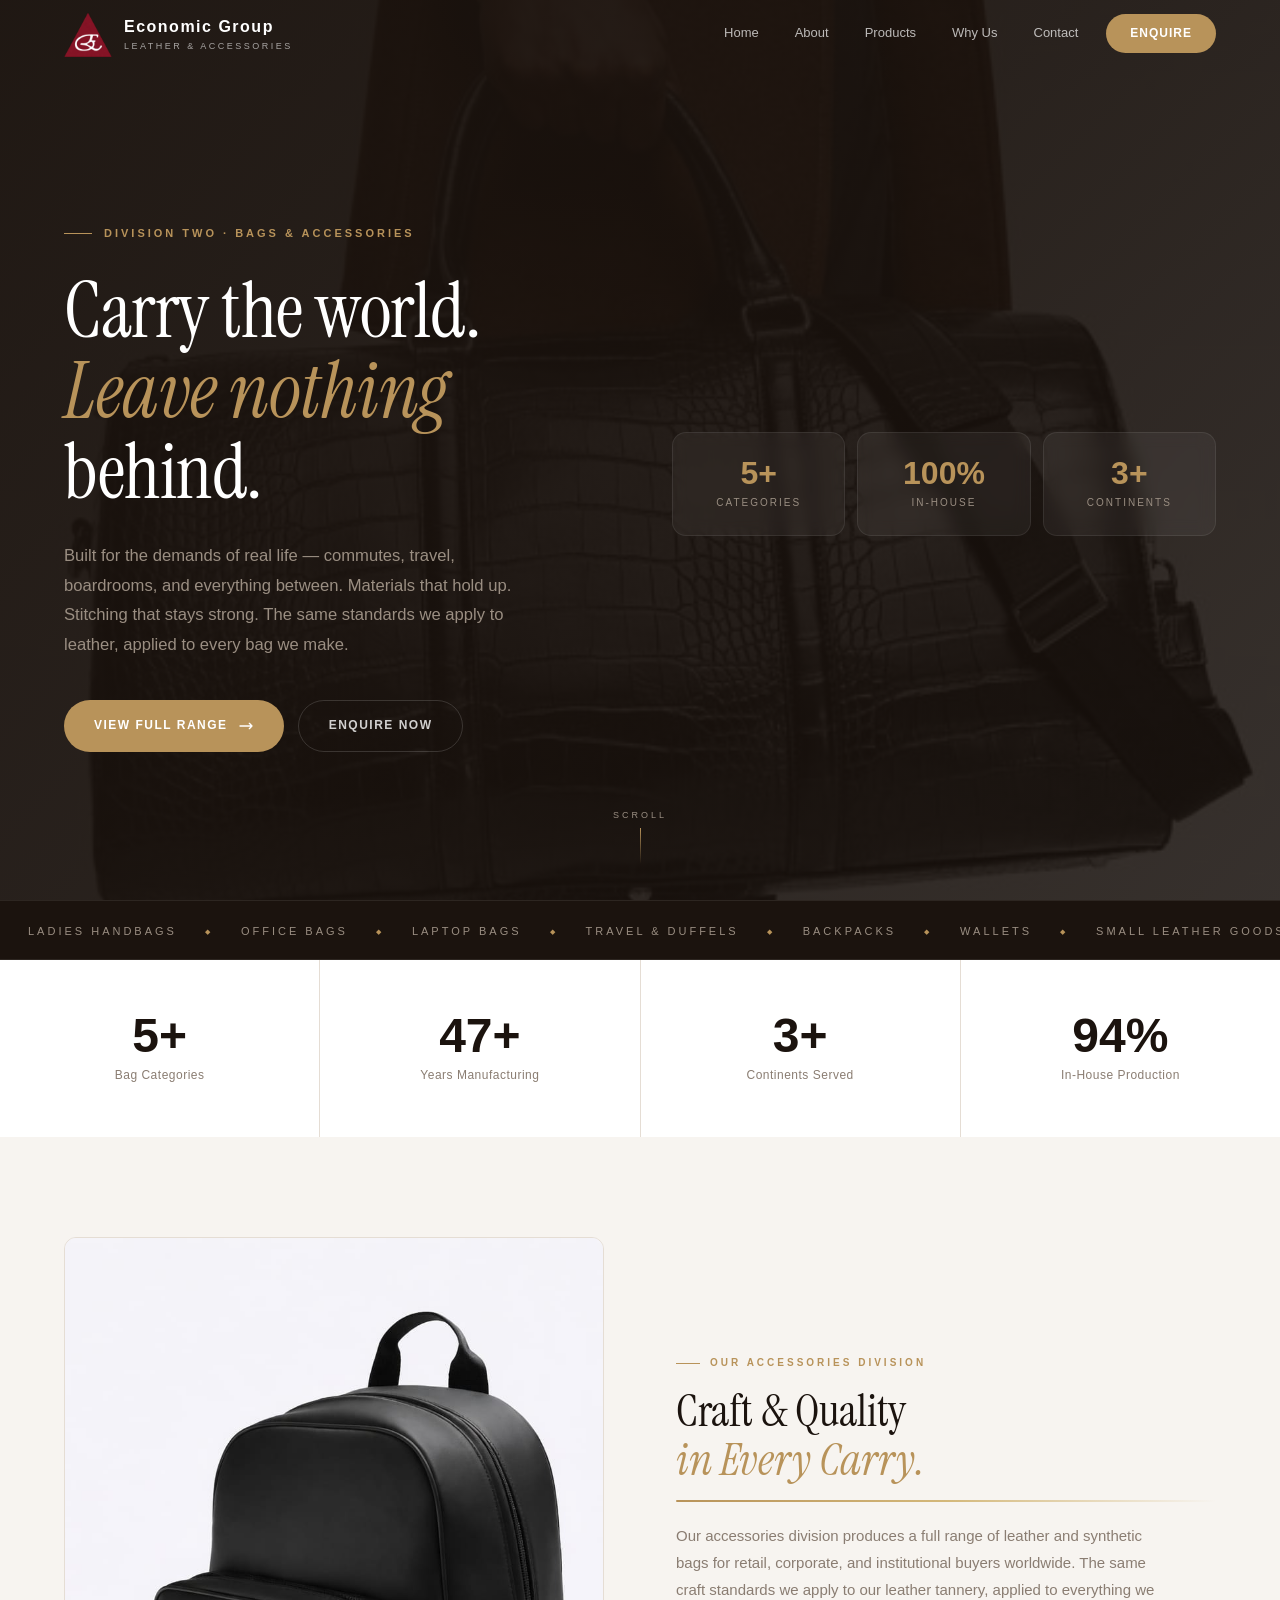
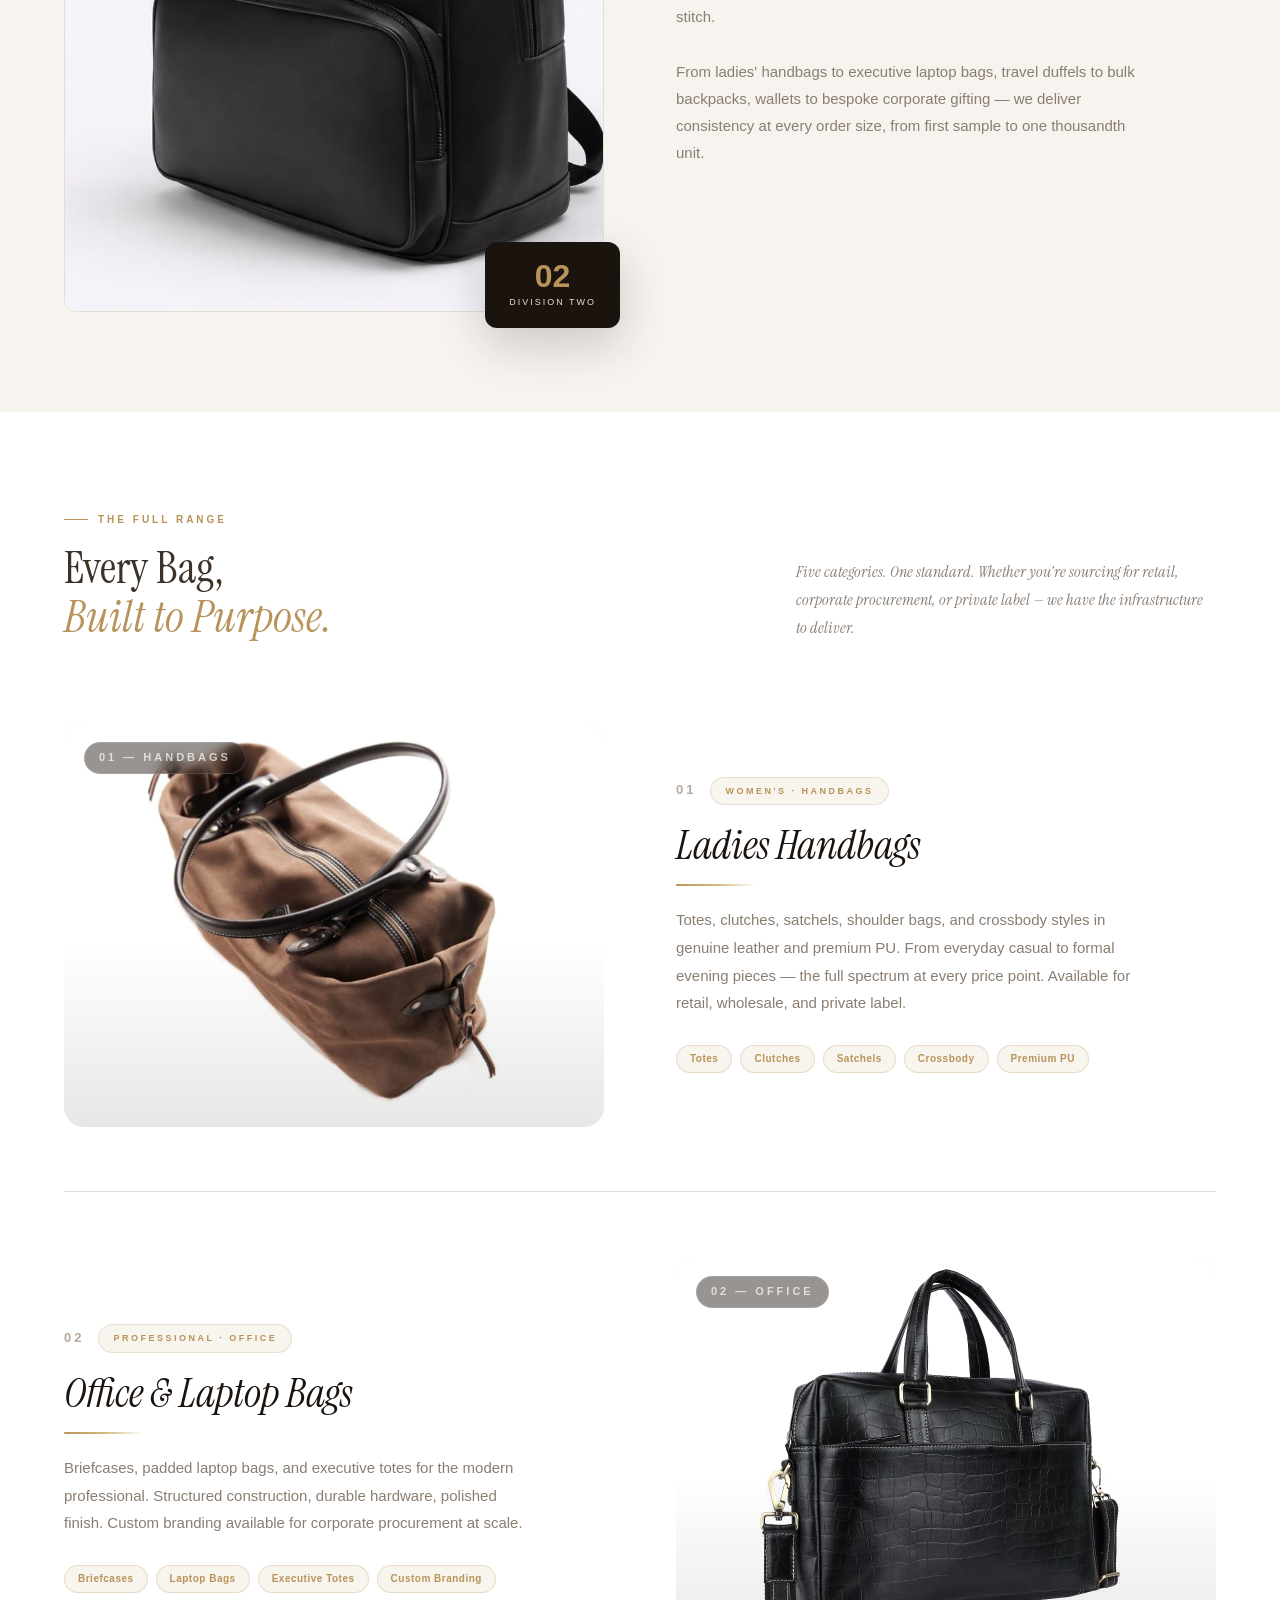
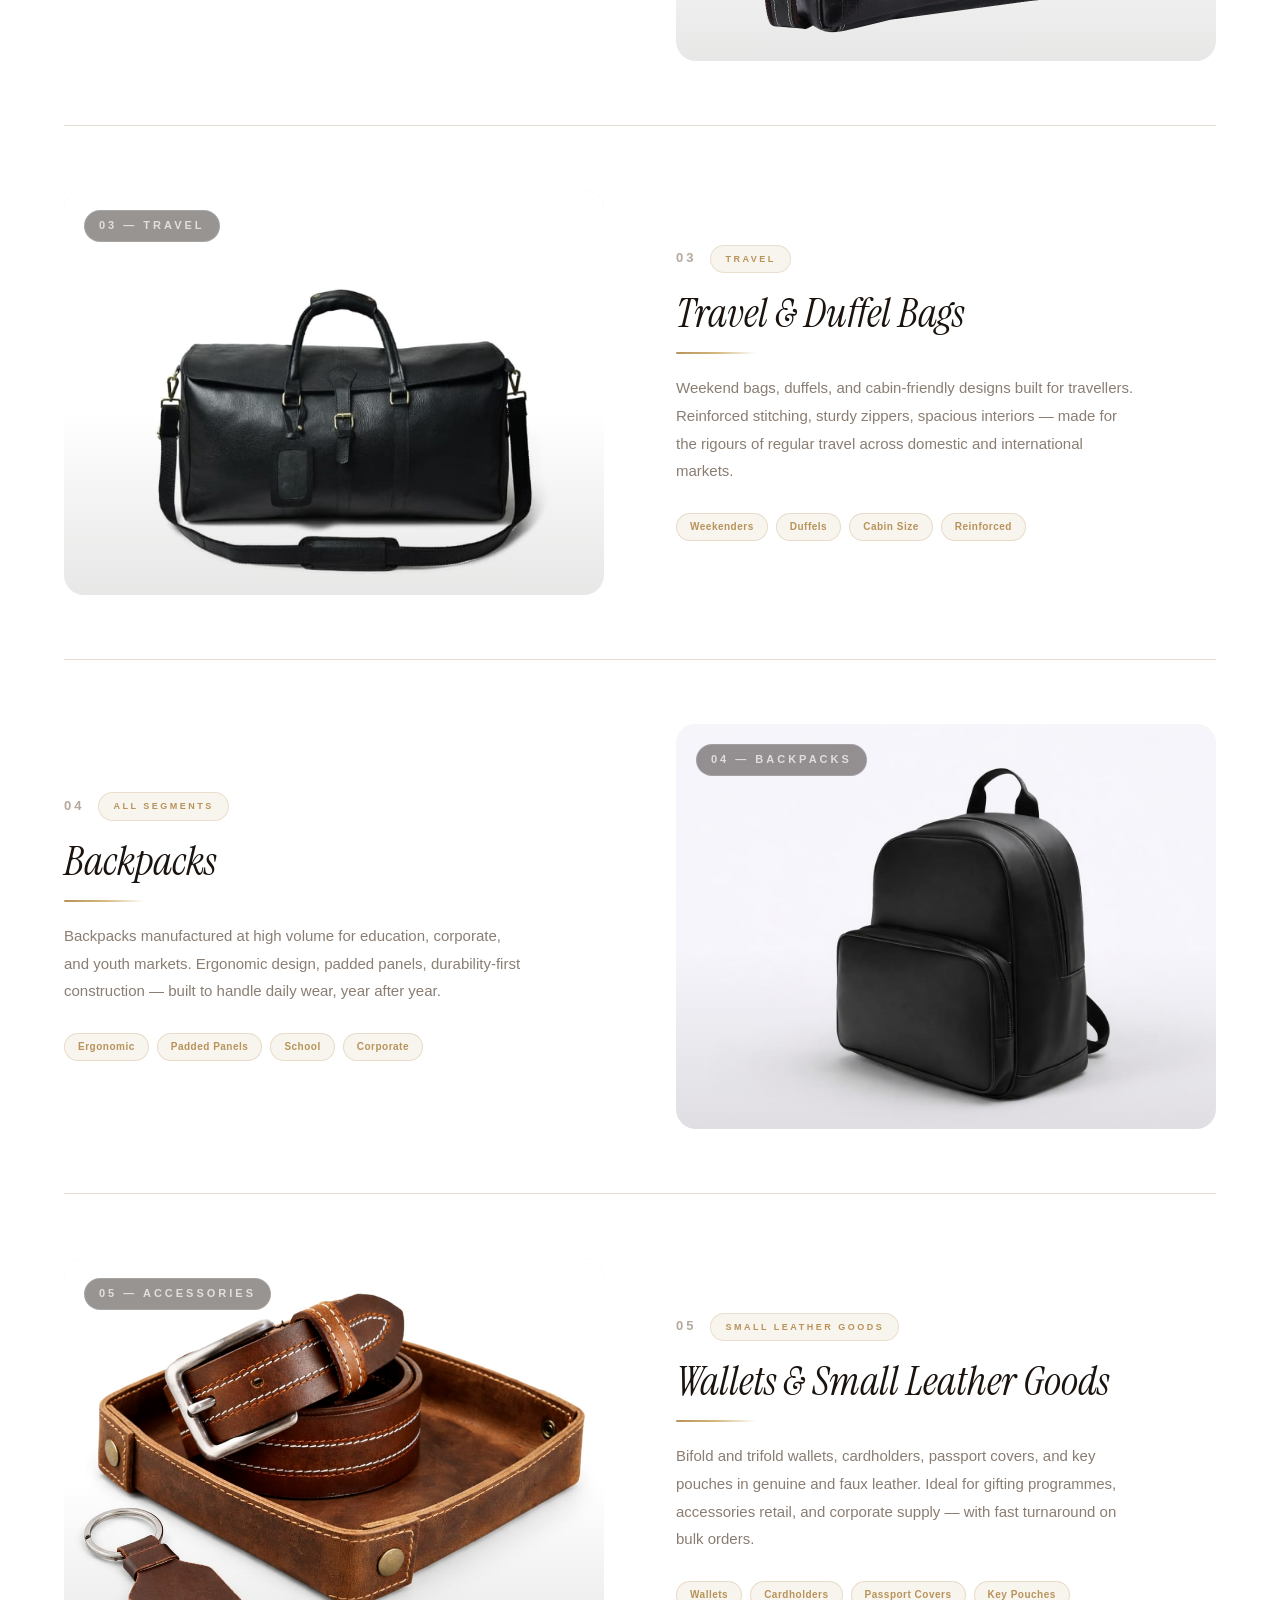
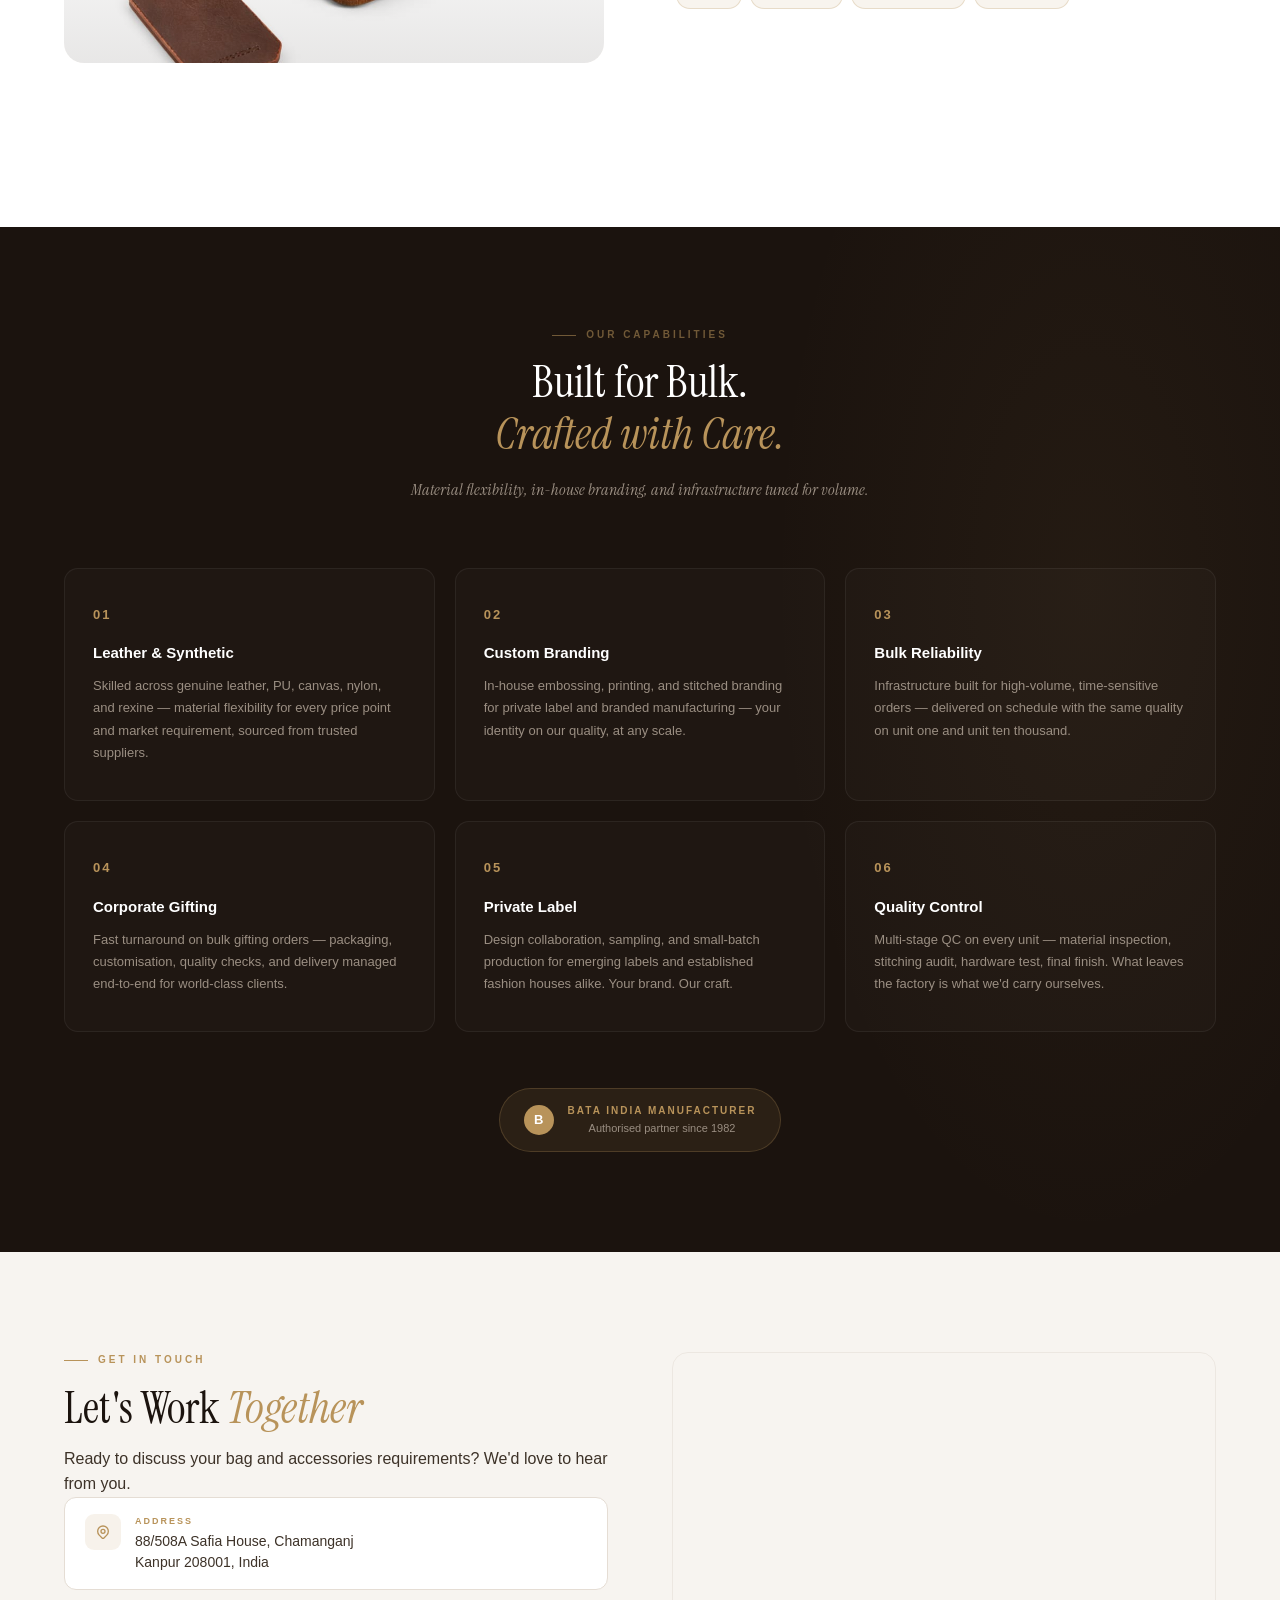
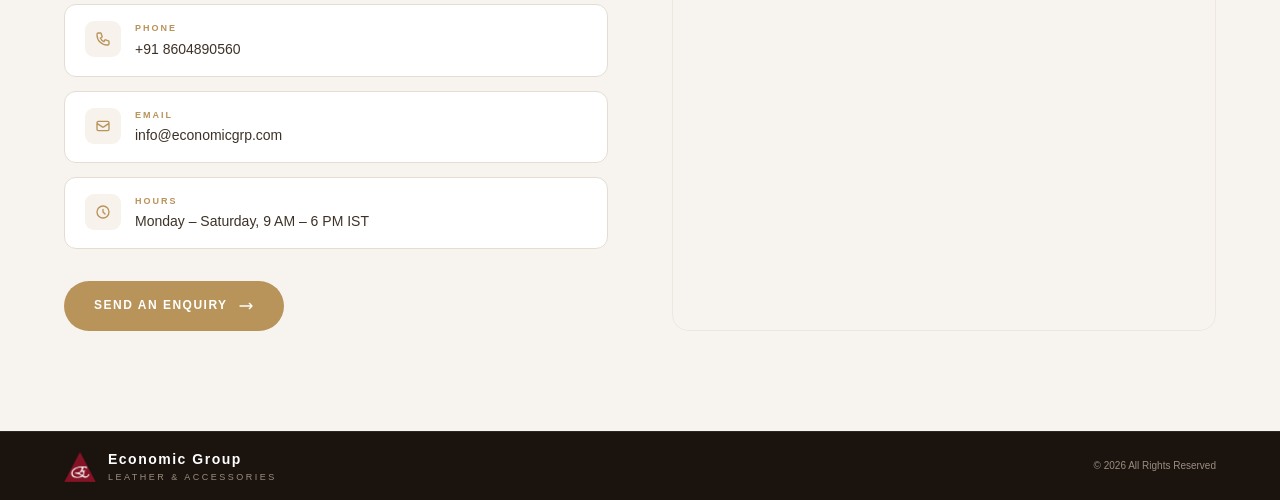
<file: bags.html>
<!DOCTYPE html>
<html lang="en">
<head>
  <meta charset="UTF-8" />
  <meta name="viewport" content="width=device-width, initial-scale=1.0" />
  <meta name="description" content="Economic Group Bags & Accessories — Division Two. Full-spectrum leather bag and accessories manufacturing from Kanpur, India." />
  <title>Bags &amp; Accessories — Economic Group</title>
  <link rel="preconnect" href="https://fonts.googleapis.com" />
  <link rel="preconnect" href="https://fonts.gstatic.com" crossorigin />
  <link rel="stylesheet" href="https://fonts.googleapis.com/css2?family=Instrument+Serif:ital@0;1&display=swap" />
  <link rel="stylesheet" href="v2/assets/css/style.css" />
  <link rel="stylesheet" href="v2/assets/css/bags.css" />
</head>
<body>

  <!-- SCROLL PROGRESS -->
  <div id="scroll-progress"></div>

  <!-- ══════════════════════════════════════
       NAVBAR
  ══════════════════════════════════════ -->
  <header id="navbar">
    <div class="nav-inner">
      <a href="index.html" class="logo-group">
        <img src="v2/assets/images/logo.png" alt="Economic Group" class="logo-img" />
        <div>
          <span class="logo-name">Economic Group</span>
          <span class="logo-tag">Leather &amp; Accessories</span>
        </div>
      </a>

      <button class="hamburger" id="hamburger" aria-label="Open menu" aria-expanded="false">
        <span></span><span></span><span></span>
      </button>

      <nav class="nav-links">
        <a href="index.html"           class="nav-link">Home</a>
        <a href="index.html#about"     class="nav-link">About</a>
        <a href="index.html#products"  class="nav-link active">Products</a>
        <a href="index.html#why"       class="nav-link">Why Us</a>
        <a href="index.html#contact"   class="nav-link">Contact</a>
        <a href="#contact"             class="nav-link nav-cta">Enquire</a>
      </nav>
    </div>

    <!-- Mobile menu -->
    <nav class="mobile-menu" id="mobile-menu">
      <a href="index.html"           class="nav-link">Home</a>
      <a href="index.html#about"     class="nav-link">About</a>
      <a href="index.html#products"  class="nav-link">Products</a>
      <a href="index.html#why"       class="nav-link">Why Us</a>
      <a href="index.html#contact"   class="nav-link">Contact</a>
      <a href="#contact"             class="nav-link nav-cta">Enquire Now</a>
    </nav>
  </header>

  <!-- ══════════════════════════════════════
       HERO
  ══════════════════════════════════════ -->
  <section class="hero bags-hero" id="hero">
    <div class="hero-bg"></div>
    <img
      class="hero-image"
      src="v2/assets/images/bags_product.jpeg"
      alt="Premium leather bags and accessories"
      aria-hidden="true"
    />
    <div class="hero-overlay"></div>

    <div class="hero-content">
      <!-- Left -->
      <div>
        <div class="hero-eyebrow">Division Two · Bags &amp; Accessories</div>

        <h1 class="hero-title">
          <span class="line-1">Carry the world.</span>
          <span class="line-2"><em>Leave nothing</em></span>
          <span class="line-3">behind.</span>
        </h1>

        <p class="hero-sub">
          Built for the demands of real life — commutes, travel, boardrooms, and everything between. Materials that hold up. Stitching that stays strong. The same standards we apply to leather, applied to every bag we make.
        </p>

        <div class="hero-actions">
          <a href="#range" class="btn btn-primary">
            View Full Range
            <svg fill="none" stroke="currentColor" viewBox="0 0 24 24"><path stroke-linecap="round" stroke-linejoin="round" stroke-width="2" d="M17 8l4 4m0 0l-4 4m4-4H3"/></svg>
          </a>
          <a href="#contact" class="btn btn-outline">Enquire Now</a>
        </div>
      </div>

      <!-- Right — stats badges -->
      <div class="hero-right">
        <div class="hero-stats">
          <div class="hero-stat">
            <div class="hero-stat-num">5+</div>
            <div class="hero-stat-label">Categories</div>
          </div>
          <div class="hero-stat">
            <div class="hero-stat-num">100%</div>
            <div class="hero-stat-label">In-House</div>
          </div>
          <div class="hero-stat">
            <div class="hero-stat-num">3+</div>
            <div class="hero-stat-label">Continents</div>
          </div>
        </div>
      </div>
    </div>

    <!-- Scroll indicator -->
    <div class="hero-scroll">
      <span>Scroll</span>
      <div class="hero-scroll-line"></div>
    </div>
  </section>

  <!-- ══════════════════════════════════════
       TICKER
  ══════════════════════════════════════ -->
  <div class="ticker" aria-hidden="true">
    <div class="ticker-track">
      <span>Ladies Handbags</span><span class="sep">◆</span>
      <span>Office Bags</span><span class="sep">◆</span>
      <span>Laptop Bags</span><span class="sep">◆</span>
      <span>Travel &amp; Duffels</span><span class="sep">◆</span>
      <span>Backpacks</span><span class="sep">◆</span>
      <span>Wallets</span><span class="sep">◆</span>
      <span>Small Leather Goods</span><span class="sep">◆</span>
      <span>Corporate Gifting</span><span class="sep">◆</span>
      <!-- duplicated for seamless loop -->
      <span>Ladies Handbags</span><span class="sep">◆</span>
      <span>Office Bags</span><span class="sep">◆</span>
      <span>Laptop Bags</span><span class="sep">◆</span>
      <span>Travel &amp; Duffels</span><span class="sep">◆</span>
      <span>Backpacks</span><span class="sep">◆</span>
      <span>Wallets</span><span class="sep">◆</span>
      <span>Small Leather Goods</span><span class="sep">◆</span>
      <span>Corporate Gifting</span><span class="sep">◆</span>
    </div>
  </div>

  <!-- ══════════════════════════════════════
       STATS
  ══════════════════════════════════════ -->
  <section class="stats" id="stats">
    <div class="stat-card reveal">
      <div class="stat-num" data-target="5" data-suffix="+">0+</div>
      <div class="stat-label">Bag Categories</div>
    </div>
    <div class="stat-card reveal reveal-delay-1">
      <div class="stat-num" data-target="50" data-suffix="+">0+</div>
      <div class="stat-label">Years Manufacturing</div>
    </div>
    <div class="stat-card reveal reveal-delay-2">
      <div class="stat-num" data-target="3" data-suffix="+">0+</div>
      <div class="stat-label">Continents Served</div>
    </div>
    <div class="stat-card reveal reveal-delay-3">
      <div class="stat-num" data-target="100" data-suffix="%">0%</div>
      <div class="stat-label">In-House Production</div>
    </div>
  </section>

  <!-- ══════════════════════════════════════
       INTRO / ABOUT DIVISION
  ══════════════════════════════════════ -->
  <section class="about" id="about">
    <div class="about-grid">

      <div class="about-visual reveal">
        <img
          src="v2/assets/images/backpack.jpeg"
          alt="Leather bag craftsmanship at Economic Group"
          class="about-img"
        />
        <div class="about-badge">
          <div class="about-badge-num">02</div>
          <div class="about-badge-text">Division Two</div>
        </div>
      </div>

      <div class="about-content reveal reveal-delay-2">
        <div class="section-label">Our Accessories Division</div>
        <h2>Craft &amp; Quality<br><em>in Every Carry.</em></h2>
        <div class="heading-underline" style="margin-bottom:20px;"></div>
        <p>
          Our accessories division produces a full range of leather and synthetic bags
          for retail, corporate, and institutional buyers worldwide. The same craft
          standards we apply to our leather tannery, applied to everything we stitch.
        </p>
        <p>
          From ladies' handbags to executive laptop bags, travel duffels to bulk
          backpacks, wallets to bespoke corporate gifting — we deliver consistency
          at every order size, from first sample to one thousandth unit.
        </p>
      </div>

    </div>
  </section>

  <!-- ══════════════════════════════════════
       PRODUCT RANGE
  ══════════════════════════════════════ -->
  <section class="products" id="range">
    <div class="products-inner">

      <div class="products-header reveal">
        <div>
          <div class="section-label">The Full Range</div>
          <h2>Every Bag,<br><em>Built to Purpose.</em></h2>
        </div>
        <p class="products-header-sub">
          Five categories. One standard. Whether you're sourcing for retail, corporate
          procurement, or private label — we have the infrastructure to deliver.
        </p>
      </div>

      <!-- Row 1 — Ladies Handbags -->
      <article class="range-row reveal">
        <div class="range-row-img" data-num="01 — HANDBAGS">
          <img src="v2/assets/images/ladies_handbag.jpeg" alt="Ladies leather handbags" />
        </div>
        <div class="range-row-content">
          <div class="range-row-meta">
            <span class="range-row-num">01</span>
            <span class="range-row-cat">Women's · Handbags</span>
          </div>
          <h3 class="range-row-title">Ladies Handbags</h3>
          <div class="range-row-divider"></div>
          <p class="range-row-desc">
            Totes, clutches, satchels, shoulder bags, and crossbody styles in genuine
            leather and premium PU. From everyday casual to formal evening pieces —
            the full spectrum at every price point. Available for retail, wholesale,
            and private label.
          </p>
          <div class="range-row-tags">
            <span class="prod-tag">Totes</span>
            <span class="prod-tag">Clutches</span>
            <span class="prod-tag">Satchels</span>
            <span class="prod-tag">Crossbody</span>
            <span class="prod-tag">Premium PU</span>
          </div>
        </div>
      </article>

      <!-- Row 2 — Office & Laptop -->
      <article class="range-row range-row-flip reveal">
        <div class="range-row-img" data-num="02 — OFFICE">
          <img src="v2/assets/images/laptop_bag.jpeg" alt="Office and laptop bags" />
        </div>
        <div class="range-row-content">
          <div class="range-row-meta">
            <span class="range-row-num">02</span>
            <span class="range-row-cat">Professional · Office</span>
          </div>
          <h3 class="range-row-title">Office &amp; Laptop Bags</h3>
          <div class="range-row-divider"></div>
          <p class="range-row-desc">
            Briefcases, padded laptop bags, and executive totes for the modern
            professional. Structured construction, durable hardware, polished finish.
            Custom branding available for corporate procurement at scale.
          </p>
          <div class="range-row-tags">
            <span class="prod-tag">Briefcases</span>
            <span class="prod-tag">Laptop Bags</span>
            <span class="prod-tag">Executive Totes</span>
            <span class="prod-tag">Custom Branding</span>
          </div>
        </div>
      </article>

      <!-- Row 3 — Travel -->
      <article class="range-row reveal">
        <div class="range-row-img" data-num="03 — TRAVEL">
          <img src="v2/assets/images/duffle_bag.jpeg" alt="Travel and duffel bags" />
        </div>
        <div class="range-row-content">
          <div class="range-row-meta">
            <span class="range-row-num">03</span>
            <span class="range-row-cat">Travel</span>
          </div>
          <h3 class="range-row-title">Travel &amp; Duffel Bags</h3>
          <div class="range-row-divider"></div>
          <p class="range-row-desc">
            Weekend bags, duffels, and cabin-friendly designs built for travellers.
            Reinforced stitching, sturdy zippers, spacious interiors — made for the
            rigours of regular travel across domestic and international markets.
          </p>
          <div class="range-row-tags">
            <span class="prod-tag">Weekenders</span>
            <span class="prod-tag">Duffels</span>
            <span class="prod-tag">Cabin Size</span>
            <span class="prod-tag">Reinforced</span>
          </div>
        </div>
      </article>

      <!-- Row 4 — Backpacks -->
      <article class="range-row range-row-flip reveal">
        <div class="range-row-img" data-num="04 — BACKPACKS">
          <img src="v2/assets/images/backpack.jpeg" alt="Backpacks and school bags" />
        </div>
        <div class="range-row-content">
          <div class="range-row-meta">
            <span class="range-row-num">04</span>
            <span class="range-row-cat">All Segments</span>
          </div>
          <h3 class="range-row-title">Backpacks</h3>
          <div class="range-row-divider"></div>
          <p class="range-row-desc">
            Backpacks manufactured at high volume for education, corporate, and youth
            markets. Ergonomic design, padded panels, durability-first construction —
            built to handle daily wear, year after year.
          </p>
          <div class="range-row-tags">
            <span class="prod-tag">Ergonomic</span>
            <span class="prod-tag">Padded Panels</span>
            <span class="prod-tag">School</span>
            <span class="prod-tag">Corporate</span>
          </div>
        </div>
      </article>

      <!-- Row 5 — Wallets & SLG -->
      <article class="range-row reveal">
        <div class="range-row-img" data-num="05 — ACCESSORIES">
          <img src="v2/assets/images/accessories.jpeg" alt="Wallets and small leather goods" />
        </div>
        <div class="range-row-content">
          <div class="range-row-meta">
            <span class="range-row-num">05</span>
            <span class="range-row-cat">Small Leather Goods</span>
          </div>
          <h3 class="range-row-title">Wallets &amp; Small Leather Goods</h3>
          <div class="range-row-divider"></div>
          <p class="range-row-desc">
            Bifold and trifold wallets, cardholders, passport covers, and key pouches
            in genuine and faux leather. Ideal for gifting programmes, accessories
            retail, and corporate supply — with fast turnaround on bulk orders.
          </p>
          <div class="range-row-tags">
            <span class="prod-tag">Wallets</span>
            <span class="prod-tag">Cardholders</span>
            <span class="prod-tag">Passport Covers</span>
            <span class="prod-tag">Key Pouches</span>
          </div>
        </div>
      </article>

    </div>
  </section>

  <!-- ══════════════════════════════════════
       CAPABILITIES — styled like Why Us
  ══════════════════════════════════════ -->
  <section class="why-us" id="capabilities">
    <div class="why-us-inner">

      <div class="why-us-header reveal">
        <div class="section-label">Our Capabilities</div>
        <h2>Built for Bulk.<br><em>Crafted with Care.</em></h2>
        <p>Material flexibility, in-house branding, and infrastructure tuned for volume.</p>
      </div>

      <div class="why-grid">
        <div class="why-card reveal">
          <div class="why-card-num">01</div>
          <h4>Leather &amp; Synthetic</h4>
          <p>Skilled across genuine leather, PU, canvas, nylon, and rexine — material flexibility for every price point and market requirement, sourced from trusted suppliers.</p>
        </div>
        <div class="why-card reveal reveal-delay-1">
          <div class="why-card-num">02</div>
          <h4>Custom Branding</h4>
          <p>In-house embossing, printing, and stitched branding for private label and branded manufacturing — your identity on our quality, at any scale.</p>
        </div>
        <div class="why-card reveal reveal-delay-2">
          <div class="why-card-num">03</div>
          <h4>Bulk Reliability</h4>
          <p>Infrastructure built for high-volume, time-sensitive orders — delivered on schedule with the same quality on unit one and unit ten thousand.</p>
        </div>
        <div class="why-card reveal">
          <div class="why-card-num">04</div>
          <h4>Corporate Gifting</h4>
          <p>Fast turnaround on bulk gifting orders — packaging, customisation, quality checks, and delivery managed end-to-end for world-class clients.</p>
        </div>
        <div class="why-card reveal reveal-delay-1">
          <div class="why-card-num">05</div>
          <h4>Private Label</h4>
          <p>Design collaboration, sampling, and small-batch production for emerging labels and established fashion houses alike. Your brand. Our craft.</p>
        </div>
        <div class="why-card reveal reveal-delay-2">
          <div class="why-card-num">06</div>
          <h4>Quality Control</h4>
          <p>Multi-stage QC on every unit — material inspection, stitching audit, hardware test, final finish. What leaves the factory is what we'd carry ourselves.</p>
        </div>
      </div>

      <div class="why-us-footer">
        <div class="bata-badge reveal">
          <div class="bata-badge-icon">B</div>
          <div>
            <div class="bata-badge-label">Bata India Manufacturer</div>
            <div class="bata-badge-desc">Authorised partner since 1982</div>
          </div>
        </div>
      </div>

    </div>
  </section>

  <!-- ══════════════════════════════════════
       CONTACT
  ══════════════════════════════════════ -->
  <section class="contact" id="contact">
    <div class="contact-grid">

      <div class="contact-left reveal">
        <div class="section-label">Get In Touch</div>
        <h2>Let's Work <em>Together</em></h2>
        <p>Ready to discuss your bag and accessories requirements? We'd love to hear from you.</p>

        <div class="contact-info">
          <div class="contact-item">
            <div class="contact-item-icon">
              <svg fill="none" stroke="currentColor" viewBox="0 0 24 24"><path stroke-linecap="round" stroke-linejoin="round" stroke-width="2" d="M17.657 16.657L13.414 20.9a1.998 1.998 0 01-2.827 0l-4.244-4.243a8 8 0 1111.314 0z"/><path stroke-linecap="round" stroke-linejoin="round" stroke-width="2" d="M15 11a3 3 0 11-6 0 3 3 0 016 0z"/></svg>
            </div>
            <div>
              <div class="contact-item-label">Address</div>
              <div class="contact-item-val">88/508A Safia House, Chamanganj<br>Kanpur 208001, India</div>
            </div>
          </div>
          <div class="contact-item">
            <div class="contact-item-icon">
              <svg fill="none" stroke="currentColor" viewBox="0 0 24 24"><path stroke-linecap="round" stroke-linejoin="round" stroke-width="2" d="M3 5a2 2 0 012-2h3.28a1 1 0 01.948.684l1.498 4.493a1 1 0 01-.502 1.21l-2.257 1.13a11.042 11.042 0 005.516 5.516l1.13-2.257a1 1 0 011.21-.502l4.493 1.498a1 1 0 01.684.949V19a2 2 0 01-2 2h-1C9.716 21 3 14.284 3 6V5z"/></svg>
            </div>
            <div>
              <div class="contact-item-label">Phone</div>
              <div class="contact-item-val"><a href="tel:+918604890560">+91 8604890560</a></div>
            </div>
          </div>
          <div class="contact-item">
            <div class="contact-item-icon">
              <svg fill="none" stroke="currentColor" viewBox="0 0 24 24"><path stroke-linecap="round" stroke-linejoin="round" stroke-width="2" d="M3 8l7.89 5.26a2 2 0 002.22 0L21 8M5 19h14a2 2 0 002-2V7a2 2 0 00-2-2H5a2 2 0 00-2 2v10a2 2 0 002 2z"/></svg>
            </div>
            <div>
              <div class="contact-item-label">Email</div>
              <div class="contact-item-val"><a href="mailto:info@economicgrp.com">info@economicgrp.com</a></div>
            </div>
          </div>
          <div class="contact-item">
            <div class="contact-item-icon">
              <svg fill="none" stroke="currentColor" viewBox="0 0 24 24"><path stroke-linecap="round" stroke-linejoin="round" stroke-width="2" d="M12 8v4l3 3m6-3a9 9 0 11-18 0 9 9 0 0118 0z"/></svg>
            </div>
            <div>
              <div class="contact-item-label">Hours</div>
              <div class="contact-item-val">Monday – Saturday, 9 AM – 6 PM IST</div>
            </div>
          </div>
        </div>

        <a href="mailto:info@economicgrp.com" class="btn btn-primary">
          Send an Enquiry
          <svg fill="none" stroke="currentColor" viewBox="0 0 24 24"><path stroke-linecap="round" stroke-linejoin="round" stroke-width="2" d="M17 8l4 4m0 0l-4 4m4-4H3"/></svg>
        </a>
      </div>

      <div class="contact-map-wrap reveal reveal-delay-2">
        <iframe
          class="contact-map"
          src="https://www.google.com/maps/embed?pb=!1m18!1m12!1m3!1d14287.768157332483!2d80.30934991040796!3d26.45759719113403!2m3!1f0!2f0!3f0!3m2!1i1024!2i768!4f13.1!3m3!1m2!1s0x399c4762bb68a57b%3A0x870ddd09cadb2f31!2sEconomic%20Enterprises!5e0!3m2!1sen!2sin!4v1776615343501!5m2!1sen!2sin"
          allowfullscreen=""
          loading="lazy"
          referrerpolicy="no-referrer-when-downgrade"
          title="Economic Group location">
        </iframe>
      </div>

    </div>
  </section>

  <!-- ══════════════════════════════════════
       FOOTER
  ══════════════════════════════════════ -->
  <footer>
    <div class="footer-inner">
      <a href="index.html" class="logo-group">
        <img src="v2/assets/images/logo.png" alt="Economic Group" class="logo-img" />
        <div>
          <span class="logo-name">Economic Group</span>
          <span class="logo-tag">Leather &amp; Accessories</span>
        </div>
      </a>
      <span class="footer-copy">© 2026 All Rights Reserved</span>
    </div>
  </footer>

  <script src="v2/assets/js/script.js"></script>
</body>
</html>
</file>
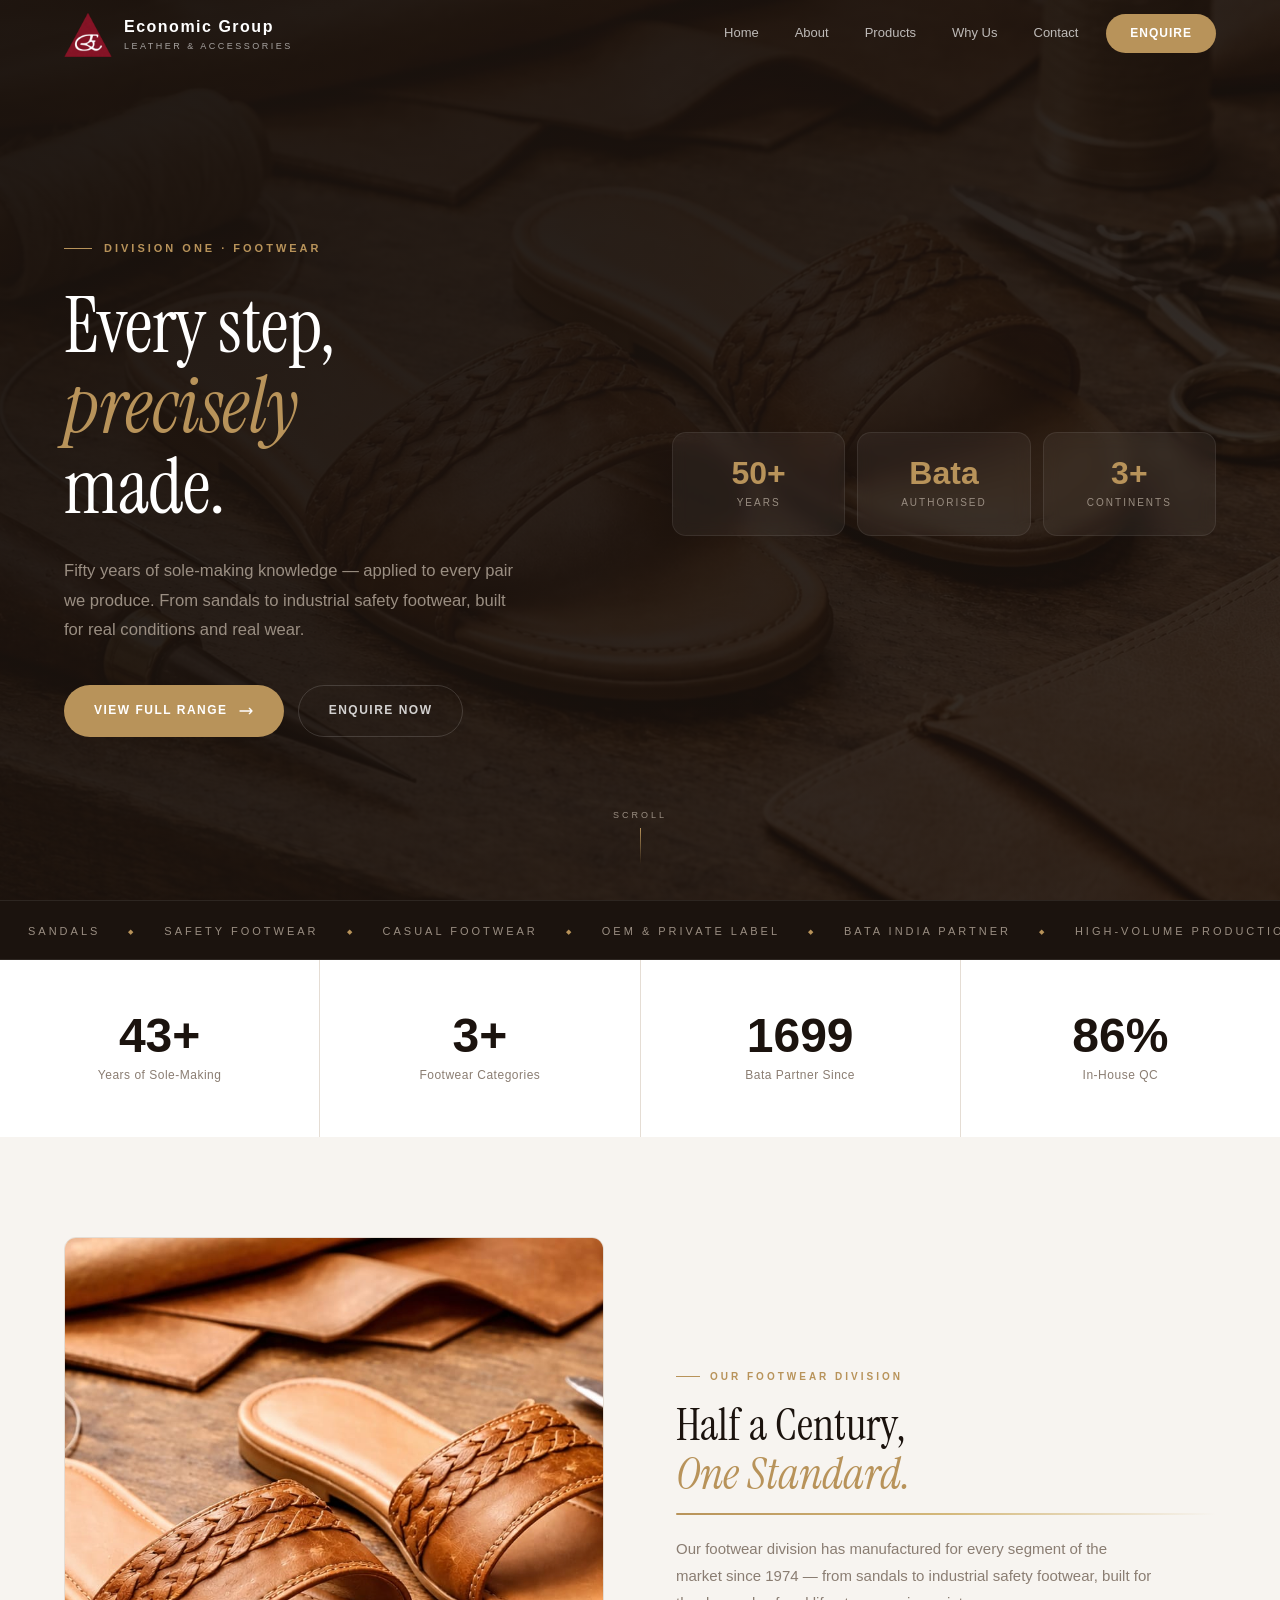
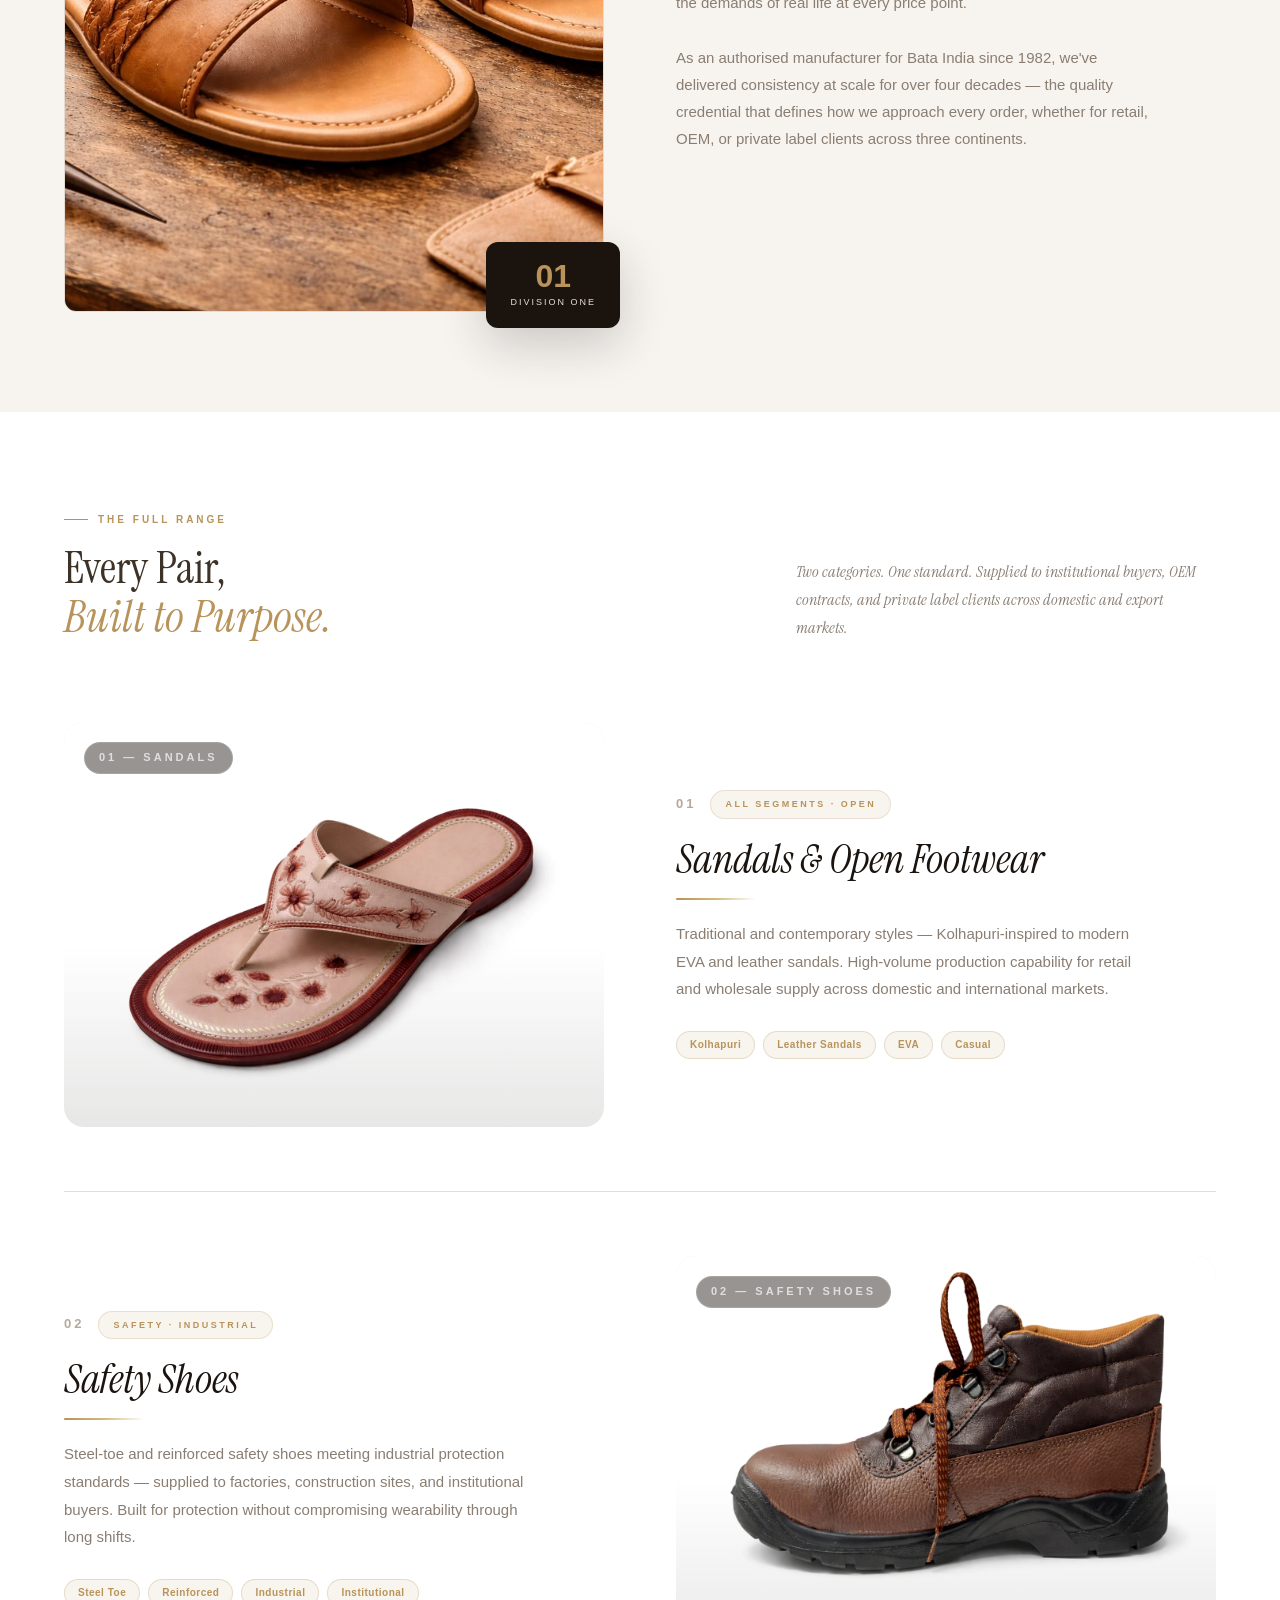
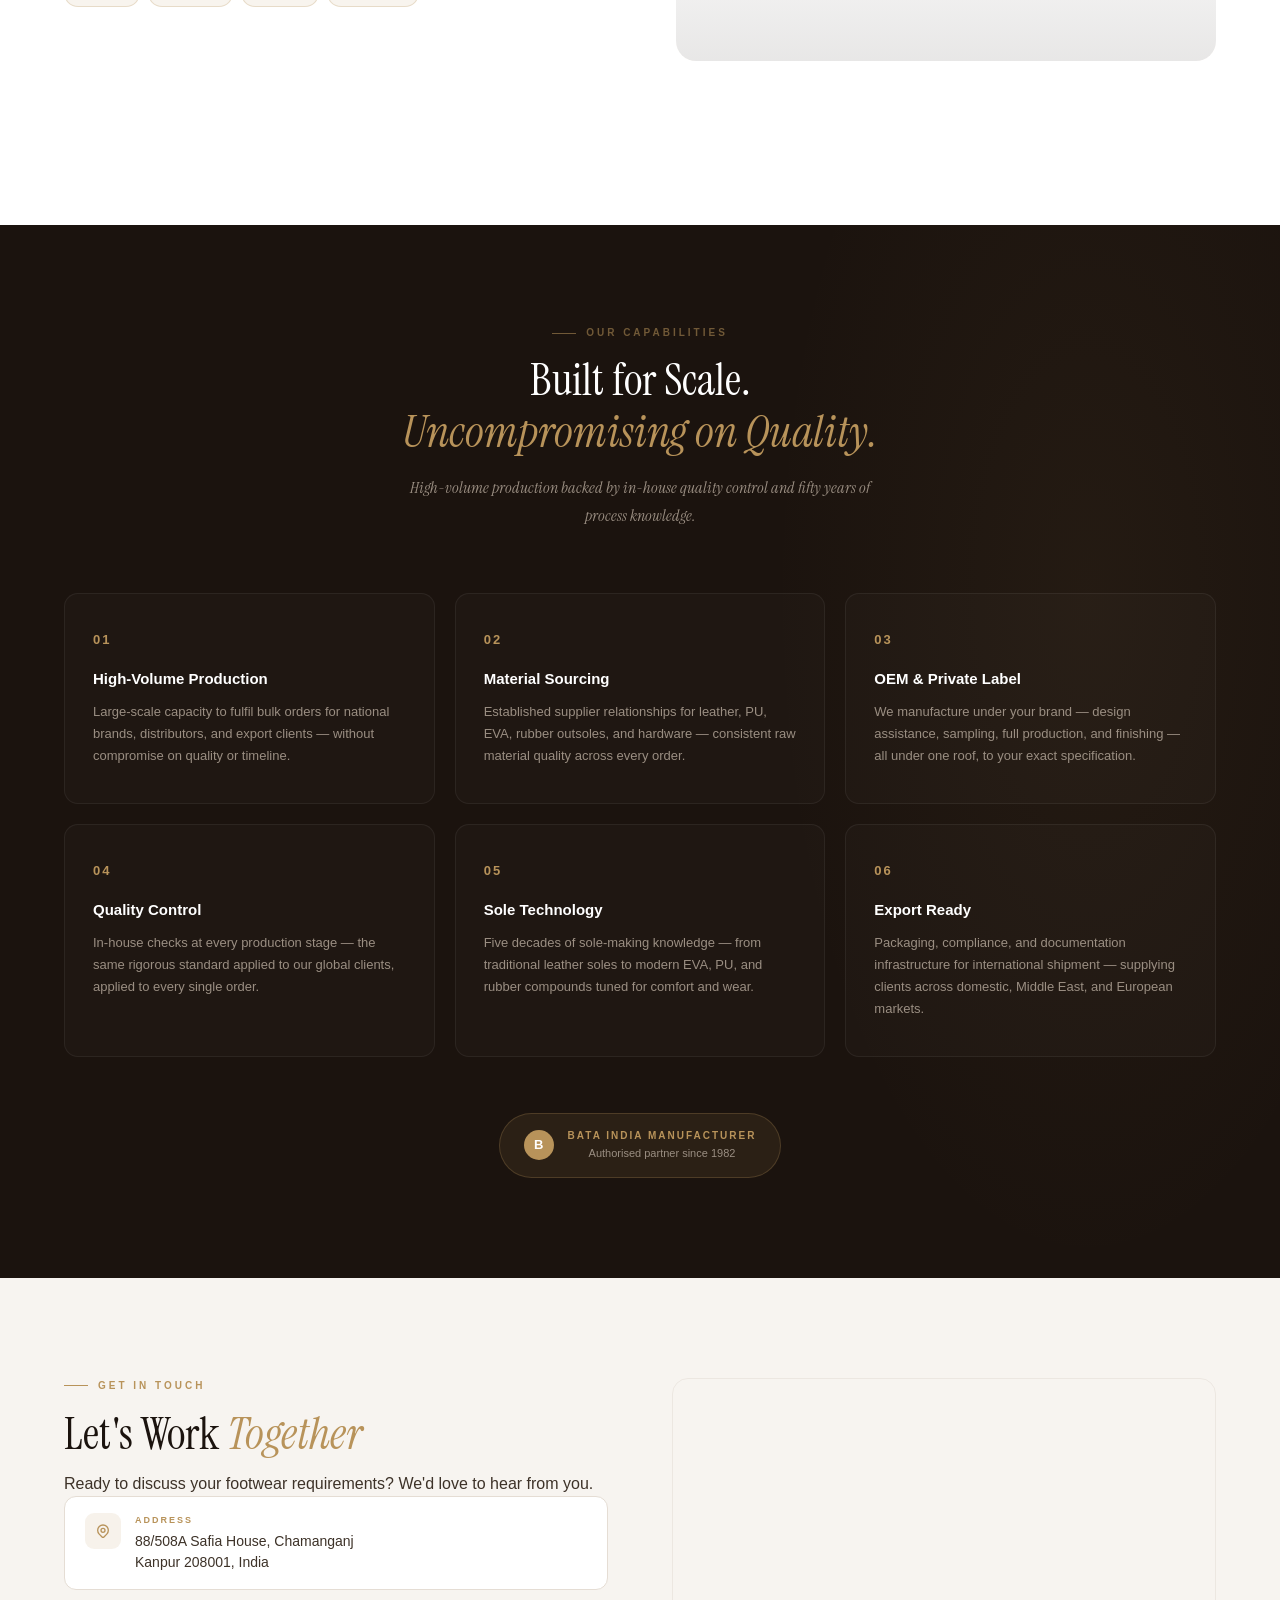
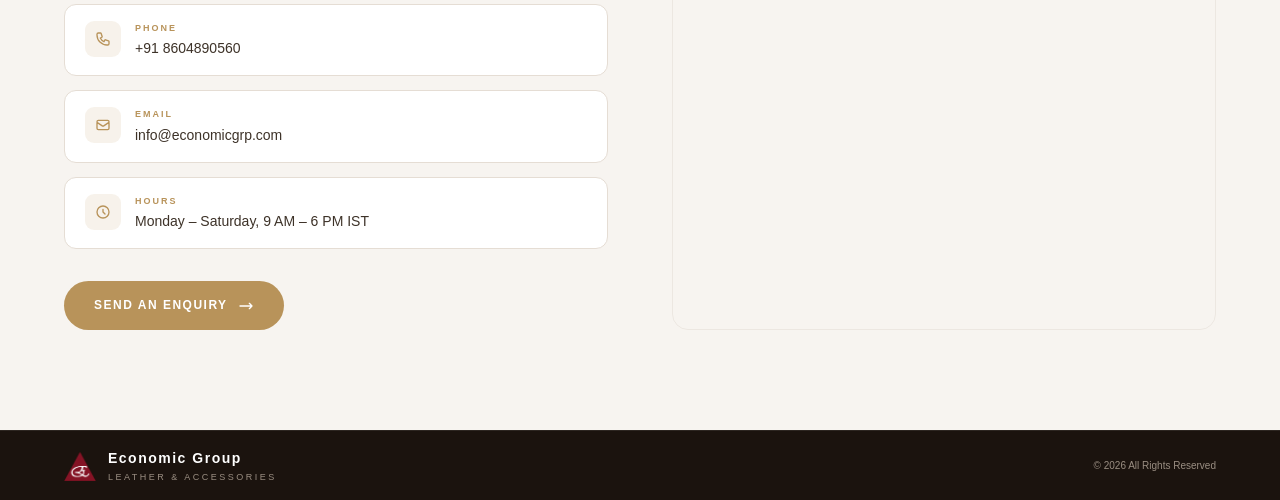
<file: footwear.html>
<!DOCTYPE html>
<html lang="en">
<head>
  <meta charset="UTF-8" />
  <meta name="viewport" content="width=device-width, initial-scale=1.0" />
  <meta name="description" content="Economic Group Footwear — Division One. Fifty years of sole-making, from formal shoes to industrial safety footwear. Bata India authorised manufacturer." />
  <title>Footwear — Economic Group</title>
  <link rel="preconnect" href="https://fonts.googleapis.com" />
  <link rel="preconnect" href="https://fonts.gstatic.com" crossorigin />
  <link rel="stylesheet" href="https://fonts.googleapis.com/css2?family=Instrument+Serif:ital@0;1&display=swap" />
  <link rel="stylesheet" href="v2/assets/css/style.css" />
  <link rel="stylesheet" href="v2/assets/css/footwear.css" />
</head>
<body>

  <!-- SCROLL PROGRESS -->
  <div id="scroll-progress"></div>

  <!-- ══════════════════════════════════════
       NAVBAR
  ══════════════════════════════════════ -->
  <header id="navbar">
    <div class="nav-inner">
      <a href="index.html" class="logo-group">
        <img src="v2/assets/images/logo.png" alt="Economic Group" class="logo-img" />
        <div>
          <span class="logo-name">Economic Group</span>
          <span class="logo-tag">Leather &amp; Accessories</span>
        </div>
      </a>

      <button class="hamburger" id="hamburger" aria-label="Open menu" aria-expanded="false">
        <span></span><span></span><span></span>
      </button>

      <nav class="nav-links">
        <a href="index.html"           class="nav-link">Home</a>
        <a href="index.html#about"     class="nav-link">About</a>
        <a href="index.html#products"  class="nav-link active">Products</a>
        <a href="index.html#why"       class="nav-link">Why Us</a>
        <a href="index.html#contact"   class="nav-link">Contact</a>
        <a href="#contact"             class="nav-link nav-cta">Enquire</a>
      </nav>
    </div>

    <!-- Mobile menu -->
    <nav class="mobile-menu" id="mobile-menu">
      <a href="index.html"           class="nav-link">Home</a>
      <a href="index.html#about"     class="nav-link">About</a>
      <a href="index.html#products"  class="nav-link">Products</a>
      <a href="index.html#why"       class="nav-link">Why Us</a>
      <a href="index.html#contact"   class="nav-link">Contact</a>
      <a href="#contact"             class="nav-link nav-cta">Enquire Now</a>
    </nav>
  </header>

  <!-- ══════════════════════════════════════
       HERO
  ══════════════════════════════════════ -->
  <section class="hero footwear-hero" id="hero">
    <div class="hero-bg"></div>
    <img
      class="hero-image"
      src="v2/assets/images/footwear_product.jpeg"
      alt="Premium leather footwear"
      aria-hidden="true"
    />
    <div class="hero-overlay"></div>

    <div class="hero-content">
      <!-- Left -->
      <div>
        <div class="hero-eyebrow">Division One · Footwear</div>

        <h1 class="hero-title">
          <span class="line-1">Every step,</span>
          <span class="line-2"><em>precisely</em></span>
          <span class="line-3">made.</span>
        </h1>

        <p class="hero-sub">
          Fifty years of sole-making knowledge — applied to every pair we produce.
          From sandals to industrial safety footwear, built for real
          conditions and real wear.
        </p>

        <div class="hero-actions">
          <a href="#range" class="btn btn-primary">
            View Full Range
            <svg fill="none" stroke="currentColor" viewBox="0 0 24 24"><path stroke-linecap="round" stroke-linejoin="round" stroke-width="2" d="M17 8l4 4m0 0l-4 4m4-4H3"/></svg>
          </a>
          <a href="#contact" class="btn btn-outline">Enquire Now</a>
        </div>
      </div>

      <!-- Right — stats badges -->
      <div class="hero-right">
        <div class="hero-stats">
          <div class="hero-stat">
            <div class="hero-stat-num">50+</div>
            <div class="hero-stat-label">Years</div>
          </div>
          <div class="hero-stat">
            <div class="hero-stat-num">Bata</div>
            <div class="hero-stat-label">Authorised</div>
          </div>
          <div class="hero-stat">
            <div class="hero-stat-num">3+</div>
            <div class="hero-stat-label">Continents</div>
          </div>
        </div>
      </div>
    </div>

    <!-- Scroll indicator -->
    <div class="hero-scroll">
      <span>Scroll</span>
      <div class="hero-scroll-line"></div>
    </div>
  </section>

  <!-- ══════════════════════════════════════
       TICKER
  ══════════════════════════════════════ -->
  <div class="ticker" aria-hidden="true">
    <div class="ticker-track">
      <span>Sandals</span><span class="sep">◆</span>
      <span>Safety Footwear</span><span class="sep">◆</span>
      <span>Casual Footwear</span><span class="sep">◆</span>
      <span>OEM &amp; Private Label</span><span class="sep">◆</span>
      <span>Bata India Partner</span><span class="sep">◆</span>
      <span>High-Volume Production</span><span class="sep">◆</span>
      <span>Est. 1974</span><span class="sep">◆</span>
      <!-- duplicated for seamless loop -->
      <span>Sandals</span><span class="sep">◆</span>
      <span>Safety Footwear</span><span class="sep">◆</span>
      <span>Casual Footwear</span><span class="sep">◆</span>
      <span>OEM &amp; Private Label</span><span class="sep">◆</span>
      <span>Bata India Partner</span><span class="sep">◆</span>
      <span>High-Volume Production</span><span class="sep">◆</span>
      <span>Est. 1974</span><span class="sep">◆</span>
    </div>
  </div>

  <!-- ══════════════════════════════════════
       STATS
  ══════════════════════════════════════ -->
  <section class="stats" id="stats">
    <div class="stat-card reveal">
      <div class="stat-num" data-target="50" data-suffix="+">0+</div>
      <div class="stat-label">Years of Sole-Making</div>
    </div>
    <div class="stat-card reveal reveal-delay-1">
      <div class="stat-num" data-target="4" data-suffix="+">0+</div>
      <div class="stat-label">Footwear Categories</div>
    </div>
    <div class="stat-card reveal reveal-delay-2">
      <div class="stat-num" data-target="1982" data-suffix="">0</div>
      <div class="stat-label">Bata Partner Since</div>
    </div>
    <div class="stat-card reveal reveal-delay-3">
      <div class="stat-num" data-target="100" data-suffix="%">0%</div>
      <div class="stat-label">In-House QC</div>
    </div>
  </section>

  <!-- ══════════════════════════════════════
       INTRO / ABOUT DIVISION
  ══════════════════════════════════════ -->
  <section class="about" id="about">
    <div class="about-grid">

      <div class="about-visual reveal">
        <img
          src="v2/assets/images/footwear_product.jpeg"
          alt="Footwear craftsmanship at Economic Group"
          class="about-img"
        />
        <div class="about-badge">
          <div class="about-badge-num">01</div>
          <div class="about-badge-text">Division One</div>
        </div>
      </div>

      <div class="about-content reveal reveal-delay-2">
        <div class="section-label">Our Footwear Division</div>
        <h2>Half a Century,<br><em>One Standard.</em></h2>
        <div class="heading-underline" style="margin-bottom:20px;"></div>
        <p>
          Our footwear division has manufactured for every segment of the market
          since 1974 — from sandals to industrial safety footwear, built for the
          demands of real life at every price point.
        </p>
        <p>
          As an authorised manufacturer for Bata India since 1982, we've delivered
          consistency at scale for over four decades — the quality credential that
          defines how we approach every order, whether for retail, OEM, or private
          label clients across three continents.
        </p>
      </div>

    </div>
  </section>

  <!-- ══════════════════════════════════════
       PRODUCT RANGE
  ══════════════════════════════════════ -->
  <section class="products" id="range">
    <div class="products-inner">

      <div class="products-header reveal">
        <div>
          <div class="section-label">The Full Range</div>
          <h2>Every Pair,<br><em>Built to Purpose.</em></h2>
        </div>
        <p class="products-header-sub">
          Two categories. One standard. Supplied to institutional buyers, OEM
          contracts, and private label clients across domestic and export markets.
        </p>
      </div>

      <!-- Row 1 — Sandals & Open -->
      <article class="range-row reveal">
        <div class="range-row-img" data-num="01 — SANDALS">
          <img src="v2/assets/images/sandals.jpeg" alt="Sandals and open footwear" />
        </div>
        <div class="range-row-content">
          <div class="range-row-meta">
            <span class="range-row-num">01</span>
            <span class="range-row-cat">All Segments · Open</span>
          </div>
          <h3 class="range-row-title">Sandals &amp; Open Footwear</h3>
          <div class="range-row-divider"></div>
          <p class="range-row-desc">
            Traditional and contemporary styles — Kolhapuri-inspired to modern EVA
            and leather sandals. High-volume production capability for retail and
            wholesale supply across domestic and international markets.
          </p>
          <div class="range-row-tags">
            <span class="prod-tag">Kolhapuri</span>
            <span class="prod-tag">Leather Sandals</span>
            <span class="prod-tag">EVA</span>
            <span class="prod-tag">Casual</span>
          </div>
        </div>
      </article>

      <!-- Row 2 — Safety Shoes -->
      <article class="range-row range-row-flip reveal">
        <div class="range-row-img" data-num="02 — SAFETY SHOES">
          <img src="v2/assets/images/safety_shoes.jpeg" alt="Industrial safety shoes" />
        </div>
        <div class="range-row-content">
          <div class="range-row-meta">
            <span class="range-row-num">02</span>
            <span class="range-row-cat">Safety · Industrial</span>
          </div>
          <h3 class="range-row-title">Safety Shoes</h3>
          <div class="range-row-divider"></div>
          <p class="range-row-desc">
            Steel-toe and reinforced safety shoes meeting industrial protection
            standards — supplied to factories, construction sites, and institutional
            buyers. Built for protection without compromising wearability through
            long shifts.
          </p>
          <div class="range-row-tags">
            <span class="prod-tag">Steel Toe</span>
            <span class="prod-tag">Reinforced</span>
            <span class="prod-tag">Industrial</span>
            <span class="prod-tag">Institutional</span>
          </div>
        </div>
      </article>

    </div>
  </section>

  <!-- ══════════════════════════════════════
       CAPABILITIES — styled like Why Us
  ══════════════════════════════════════ -->
  <section class="why-us" id="capabilities">
    <div class="why-us-inner">

      <div class="why-us-header reveal">
        <div class="section-label">Our Capabilities</div>
        <h2>Built for Scale.<br><em>Uncompromising on Quality.</em></h2>
        <p>High-volume production backed by in-house quality control and fifty years of process knowledge.</p>
      </div>

      <div class="why-grid">
        <div class="why-card reveal">
          <div class="why-card-num">01</div>
          <h4>High-Volume Production</h4>
          <p>Large-scale capacity to fulfil bulk orders for national brands, distributors, and export clients — without compromise on quality or timeline.</p>
        </div>
        <div class="why-card reveal reveal-delay-1">
          <div class="why-card-num">02</div>
          <h4>Material Sourcing</h4>
          <p>Established supplier relationships for leather, PU, EVA, rubber outsoles, and hardware — consistent raw material quality across every order.</p>
        </div>
        <div class="why-card reveal reveal-delay-2">
          <div class="why-card-num">03</div>
          <h4>OEM &amp; Private Label</h4>
          <p>We manufacture under your brand — design assistance, sampling, full production, and finishing — all under one roof, to your exact specification.</p>
        </div>
        <div class="why-card reveal">
          <div class="why-card-num">04</div>
          <h4>Quality Control</h4>
          <p>In-house checks at every production stage — the same rigorous standard applied to our global clients, applied to every single order.</p>
        </div>
        <div class="why-card reveal reveal-delay-1">
          <div class="why-card-num">05</div>
          <h4>Sole Technology</h4>
          <p>Five decades of sole-making knowledge — from traditional leather soles to modern EVA, PU, and rubber compounds tuned for comfort and wear.</p>
        </div>
        <div class="why-card reveal reveal-delay-2">
          <div class="why-card-num">06</div>
          <h4>Export Ready</h4>
          <p>Packaging, compliance, and documentation infrastructure for international shipment — supplying clients across domestic, Middle East, and European markets.</p>
        </div>
      </div>

      <div class="why-us-footer">
        <div class="bata-badge reveal">
          <div class="bata-badge-icon">B</div>
          <div>
            <div class="bata-badge-label">Bata India Manufacturer</div>
            <div class="bata-badge-desc">Authorised partner since 1982</div>
          </div>
        </div>
      </div>

    </div>
  </section>

  <!-- ══════════════════════════════════════
       CONTACT
  ══════════════════════════════════════ -->
  <section class="contact" id="contact">
    <div class="contact-grid">

      <div class="contact-left reveal">
        <div class="section-label">Get In Touch</div>
        <h2>Let's Work <em>Together</em></h2>
        <p>Ready to discuss your footwear requirements? We'd love to hear from you.</p>

        <div class="contact-info">
          <div class="contact-item">
            <div class="contact-item-icon">
              <svg fill="none" stroke="currentColor" viewBox="0 0 24 24"><path stroke-linecap="round" stroke-linejoin="round" stroke-width="2" d="M17.657 16.657L13.414 20.9a1.998 1.998 0 01-2.827 0l-4.244-4.243a8 8 0 1111.314 0z"/><path stroke-linecap="round" stroke-linejoin="round" stroke-width="2" d="M15 11a3 3 0 11-6 0 3 3 0 016 0z"/></svg>
            </div>
            <div>
              <div class="contact-item-label">Address</div>
              <div class="contact-item-val">88/508A Safia House, Chamanganj<br>Kanpur 208001, India</div>
            </div>
          </div>
          <div class="contact-item">
            <div class="contact-item-icon">
              <svg fill="none" stroke="currentColor" viewBox="0 0 24 24"><path stroke-linecap="round" stroke-linejoin="round" stroke-width="2" d="M3 5a2 2 0 012-2h3.28a1 1 0 01.948.684l1.498 4.493a1 1 0 01-.502 1.21l-2.257 1.13a11.042 11.042 0 005.516 5.516l1.13-2.257a1 1 0 011.21-.502l4.493 1.498a1 1 0 01.684.949V19a2 2 0 01-2 2h-1C9.716 21 3 14.284 3 6V5z"/></svg>
            </div>
            <div>
              <div class="contact-item-label">Phone</div>
              <div class="contact-item-val"><a href="tel:+918604890560">+91 8604890560</a></div>
            </div>
          </div>
          <div class="contact-item">
            <div class="contact-item-icon">
              <svg fill="none" stroke="currentColor" viewBox="0 0 24 24"><path stroke-linecap="round" stroke-linejoin="round" stroke-width="2" d="M3 8l7.89 5.26a2 2 0 002.22 0L21 8M5 19h14a2 2 0 002-2V7a2 2 0 00-2-2H5a2 2 0 00-2 2v10a2 2 0 002 2z"/></svg>
            </div>
            <div>
              <div class="contact-item-label">Email</div>
              <div class="contact-item-val"><a href="mailto:info@economicgrp.com">info@economicgrp.com</a></div>
            </div>
          </div>
          <div class="contact-item">
            <div class="contact-item-icon">
              <svg fill="none" stroke="currentColor" viewBox="0 0 24 24"><path stroke-linecap="round" stroke-linejoin="round" stroke-width="2" d="M12 8v4l3 3m6-3a9 9 0 11-18 0 9 9 0 0118 0z"/></svg>
            </div>
            <div>
              <div class="contact-item-label">Hours</div>
              <div class="contact-item-val">Monday – Saturday, 9 AM – 6 PM IST</div>
            </div>
          </div>
        </div>

        <a href="mailto:info@economicgrp.com" class="btn btn-primary">
          Send an Enquiry
          <svg fill="none" stroke="currentColor" viewBox="0 0 24 24"><path stroke-linecap="round" stroke-linejoin="round" stroke-width="2" d="M17 8l4 4m0 0l-4 4m4-4H3"/></svg>
        </a>
      </div>

      <div class="contact-map-wrap reveal reveal-delay-2">
        <iframe
          class="contact-map"
          src="https://www.google.com/maps/embed?pb=!1m18!1m12!1m3!1d14287.768157332483!2d80.30934991040796!3d26.45759719113403!2m3!1f0!2f0!3f0!3m2!1i1024!2i768!4f13.1!3m3!1m2!1s0x399c4762bb68a57b%3A0x870ddd09cadb2f31!2sEconomic%20Enterprises!5e0!3m2!1sen!2sin!4v1776615343501!5m2!1sen!2sin"
          allowfullscreen=""
          loading="lazy"
          referrerpolicy="no-referrer-when-downgrade"
          title="Economic Group location">
        </iframe>
      </div>

    </div>
  </section>

  <!-- ══════════════════════════════════════
       FOOTER
  ══════════════════════════════════════ -->
  <footer>
    <div class="footer-inner">
      <a href="index.html" class="logo-group">
        <img src="v2/assets/images/logo.png" alt="Economic Group" class="logo-img" />
        <div>
          <span class="logo-name">Economic Group</span>
          <span class="logo-tag">Leather &amp; Accessories</span>
        </div>
      </a>
      <span class="footer-copy">© 2026 All Rights Reserved</span>
    </div>
  </footer>

  <script src="v2/assets/js/script.js"></script>
</body>
</html>
</file>
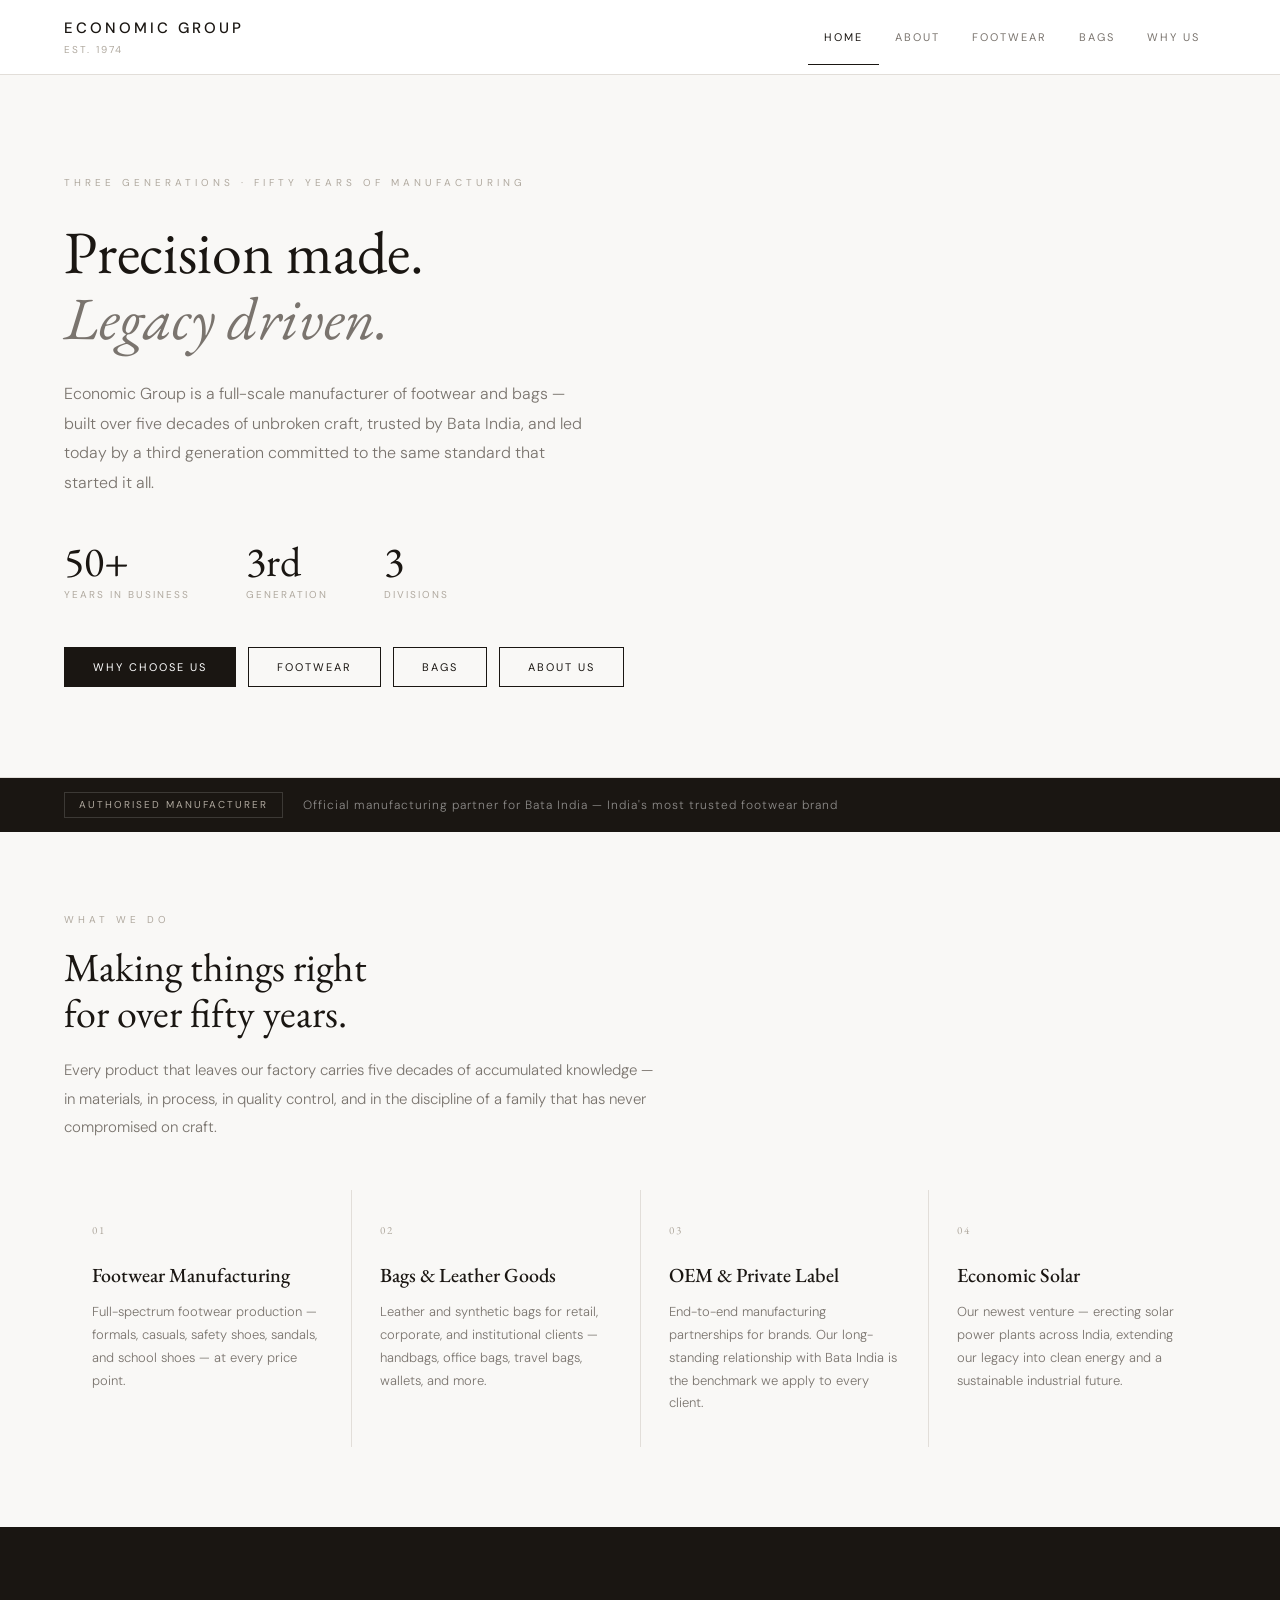
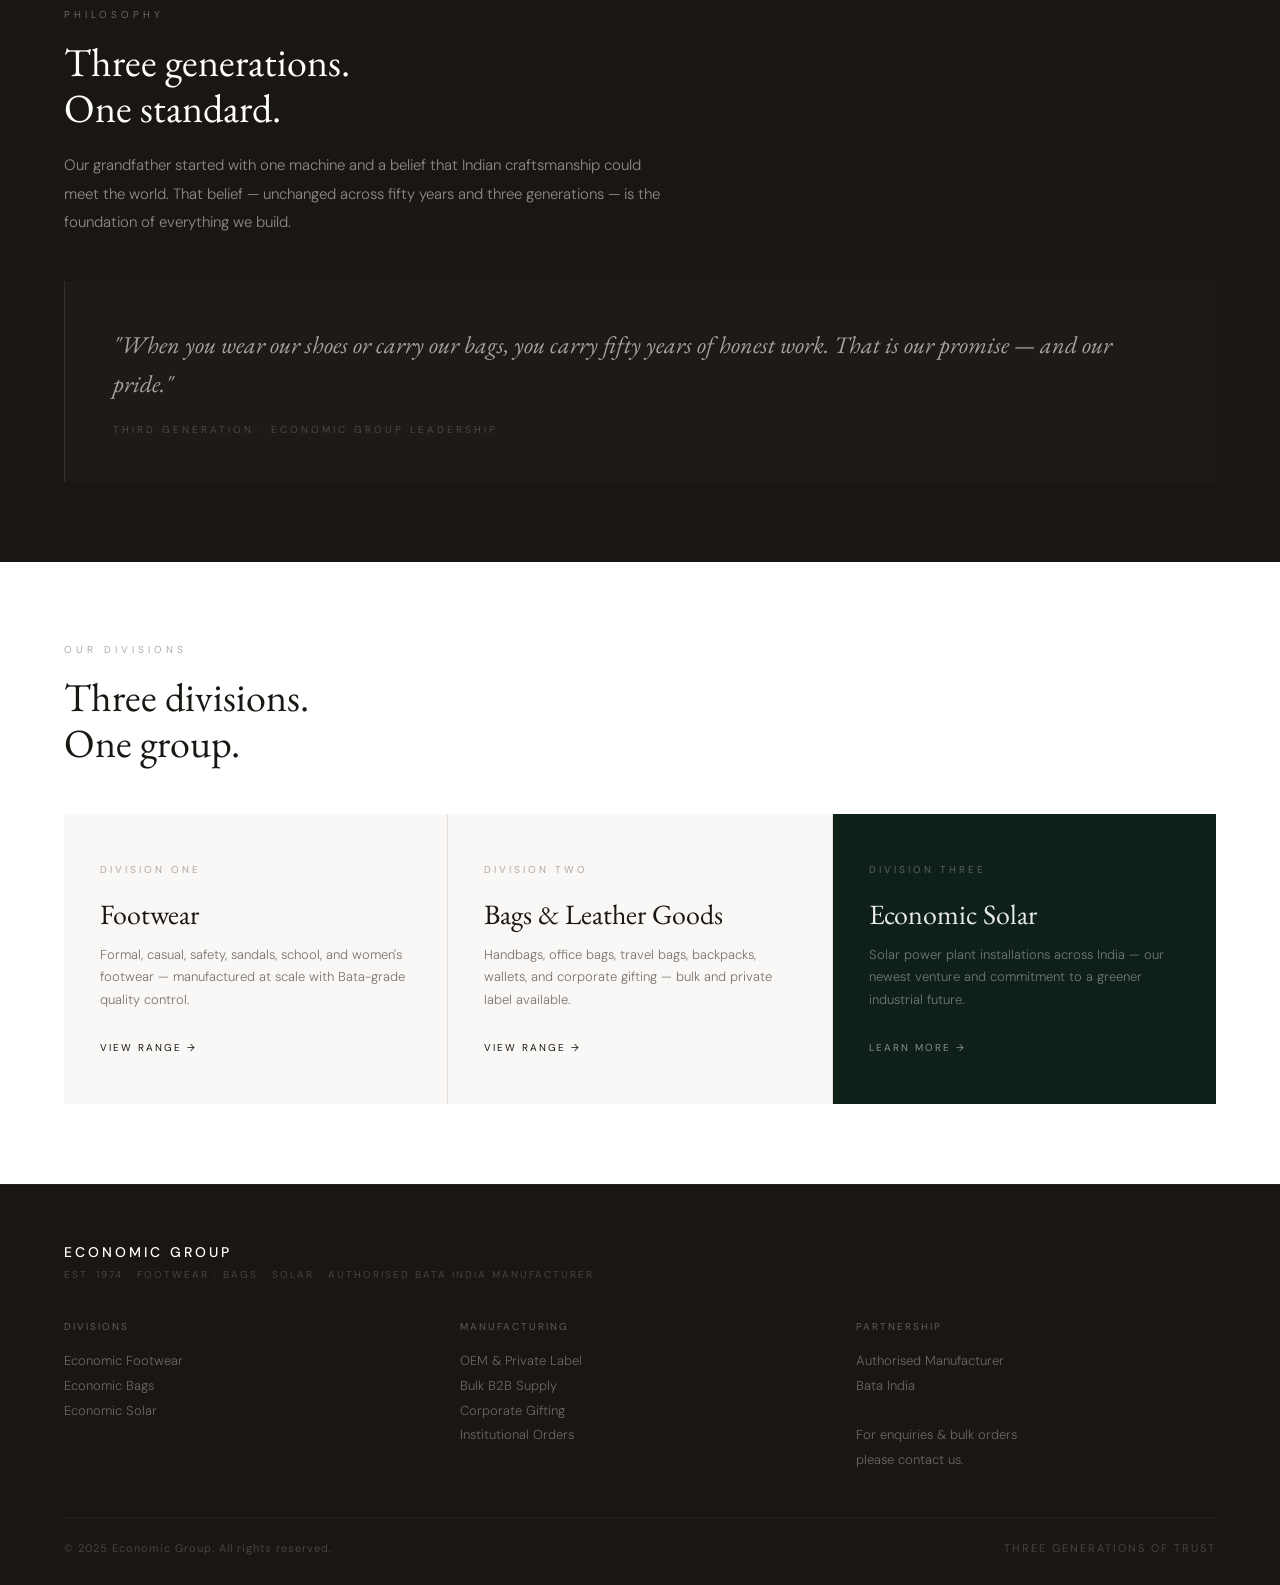
<file: sample/economic_group_website.html>
<!DOCTYPE html>
<html lang="en">
<head>
<meta charset="UTF-8">
<meta name="viewport" content="width=device-width, initial-scale=1.0">
<title>Economic Group</title>
<link href="https://fonts.googleapis.com/css2?family=EB+Garamond:ital,wght@0,400;0,500;1,400&family=DM+Sans:wght@300;400;500&display=swap" rel="stylesheet">
<style>
*{margin:0;padding:0;box-sizing:border-box}
:root{
  --white:#ffffff;
  --off:#F9F8F6;
  --light:#F0EEEB;
  --border:#E2DED9;
  --mid:#B0A99F;
  --muted:#7A746E;
  --text:#2A2520;
  --dark:#1A1612;
  --accent:#5C5550;
  --green:#3D5A4A;
}
html{scroll-behavior:smooth}
body{font-family:'DM Sans',sans-serif;background:var(--white);color:var(--text);font-size:15px;line-height:1.6}
.page{display:none;animation:up 0.35s ease}
.page.active{display:block}
@keyframes up{from{opacity:0;transform:translateY(8px)}to{opacity:1;transform:translateY(0)}}

/* ── NAV ── */
nav{background:var(--white);padding:0 4rem;display:flex;align-items:center;justify-content:space-between;position:sticky;top:0;z-index:100;border-bottom:1px solid var(--border)}
.brand{padding:16px 0}
.brand-name{font-family:'DM Sans',sans-serif;font-size:15px;font-weight:500;color:var(--dark);letter-spacing:3px;text-transform:uppercase}
.brand-sub{font-size:10px;color:var(--mid);letter-spacing:2px;text-transform:uppercase;margin-top:2px}
.nav-links{display:flex}
.nl{font-size:11px;letter-spacing:2px;text-transform:uppercase;color:var(--muted);padding:20px 16px;cursor:pointer;border:none;background:none;font-family:'DM Sans',sans-serif;font-weight:400;border-bottom:1px solid transparent;transition:all 0.2s}
.nl:hover{color:var(--dark)}
.nl.active{color:var(--dark);border-bottom-color:var(--dark)}

/* ── HERO ── */
.hero{padding:100px 4rem 90px;background:var(--off);border-bottom:1px solid var(--border)}
.hero-label{font-size:10px;letter-spacing:4px;text-transform:uppercase;color:var(--mid);margin-bottom:28px}
.hero-title{font-family:'EB Garamond',serif;font-size:60px;font-weight:400;color:var(--dark);line-height:1.1;max-width:680px;margin-bottom:28px}
.hero-title em{font-style:italic;color:var(--muted)}
.hero-body{font-size:16px;color:var(--muted);line-height:1.85;max-width:520px;font-weight:300;margin-bottom:44px}
.hero-stats{display:flex;gap:56px;margin-bottom:44px;flex-wrap:wrap}
.sn{font-family:'EB Garamond',serif;font-size:42px;font-weight:400;color:var(--dark);line-height:1}
.sl{font-size:10px;letter-spacing:2px;text-transform:uppercase;color:var(--mid);margin-top:4px}
.btns{display:flex;gap:12px;flex-wrap:wrap}
.btn{font-size:11px;letter-spacing:2px;text-transform:uppercase;font-family:'DM Sans',sans-serif;font-weight:400;padding:12px 28px;cursor:pointer;transition:all 0.2s;border:1px solid var(--dark);background:none;color:var(--dark)}
.btn:hover{background:var(--dark);color:var(--white)}
.btn-fill{background:var(--dark);color:var(--white);border:1px solid var(--dark)}
.btn-fill:hover{background:var(--accent);border-color:var(--accent)}

/* ── BATA STRIP ── */
.strip{background:var(--dark);padding:14px 4rem;display:flex;align-items:center;gap:20px;flex-wrap:wrap}
.strip-tag{font-size:10px;letter-spacing:2px;text-transform:uppercase;color:var(--mid);border:1px solid rgba(255,255,255,0.15);padding:4px 14px;white-space:nowrap}
.strip-text{font-size:12px;letter-spacing:1px;color:rgba(255,255,255,0.5);font-weight:300}

/* ── SECTIONS ── */
.sec{padding:80px 4rem}
.sec-alt{background:var(--off)}
.sec-dark{background:var(--dark)}
.sec-green{background:var(--green)}
.label{font-size:10px;letter-spacing:4px;text-transform:uppercase;color:var(--mid);margin-bottom:16px}
.sec-dark .label{color:rgba(255,255,255,0.35)}
.sec-green .label{color:rgba(255,255,255,0.45)}
.sec-title{font-family:'EB Garamond',serif;font-size:40px;font-weight:400;line-height:1.15;margin-bottom:20px;color:var(--dark)}
.sec-dark .sec-title{color:var(--white)}
.sec-green .sec-title{color:var(--white)}
.sec-body{font-size:15px;color:var(--muted);line-height:1.9;font-weight:300;max-width:600px}
.sec-dark .sec-body{color:rgba(255,255,255,0.5)}
.sec-green .sec-body{color:rgba(255,255,255,0.65)}

/* ── DIVIDER ── */
.divider{height:1px;background:var(--border);margin:0}
.divider-dark{background:rgba(255,255,255,0.08)}

/* ── GRID CARDS ── */
.grid{display:grid;grid-template-columns:repeat(auto-fit,minmax(220px,1fr));gap:1px;background:var(--border);margin-top:48px}
.grid-dark{background:rgba(255,255,255,0.06)}
.grid-green{background:rgba(255,255,255,0.08)}
.gc{background:var(--white);padding:32px 28px}
.sec-alt .gc{background:var(--off)}
.gc-dark{background:var(--dark)}
.gc-green{background:var(--green)}
.gc-num{font-family:'EB Garamond',serif;font-size:11px;letter-spacing:2px;color:var(--mid);margin-bottom:20px;text-transform:uppercase}
.gc-dark .gc-num{color:rgba(255,255,255,0.25)}
.gc-green .gc-num{color:rgba(255,255,255,0.35)}
.gc-title{font-family:'EB Garamond',serif;font-size:20px;font-weight:500;margin-bottom:10px;color:var(--dark)}
.gc-dark .gc-title{color:var(--white)}
.gc-green .gc-title{color:var(--white)}
.gc-body{font-size:13px;color:var(--muted);line-height:1.75;font-weight:300}
.gc-dark .gc-body{color:rgba(255,255,255,0.4)}
.gc-green .gc-body{color:rgba(255,255,255,0.6)}

/* ── DIVISION CARDS ── */
.div-grid{display:grid;grid-template-columns:repeat(auto-fit,minmax(260px,1fr));gap:1px;background:var(--border);margin-top:48px}
.dc{padding:48px 36px;background:var(--off);cursor:pointer;position:relative;transition:background 0.25s}
.dc:hover{background:var(--light)}
.dc-tag{font-size:10px;letter-spacing:3px;text-transform:uppercase;color:var(--mid);margin-bottom:20px}
.dc-name{font-family:'EB Garamond',serif;font-size:28px;font-weight:400;color:var(--dark);margin-bottom:12px;line-height:1.2}
.dc-body{font-size:13px;color:var(--muted);line-height:1.75;font-weight:300;margin-bottom:28px}
.dc-link{font-size:10px;letter-spacing:2px;text-transform:uppercase;color:var(--dark)}
.dc-solar{background:#0F2018}
.dc-solar:hover{background:#162A1E}
.dc-solar .dc-tag{color:rgba(255,255,255,0.3)}
.dc-solar .dc-name{color:rgba(255,255,255,0.9)}
.dc-solar .dc-body{color:rgba(255,255,255,0.4)}
.dc-solar .dc-link{color:rgba(255,255,255,0.5)}

/* ── QUOTE ── */
.quote{padding:44px 48px;border-left:1px solid var(--border);margin-top:44px}
.quote-dark{border-left:1px solid rgba(255,255,255,0.1);background:rgba(255,255,255,0.02)}
.qt{font-family:'EB Garamond',serif;font-size:24px;font-style:italic;color:var(--accent);line-height:1.65}
.qt-dark{color:rgba(255,255,255,0.6)}
.qc{font-size:10px;letter-spacing:3px;text-transform:uppercase;color:var(--mid);margin-top:18px}
.qc-dark{color:rgba(255,255,255,0.2)}

/* ── ABOUT ── */
.page-hero{padding:80px 4rem 70px;background:var(--off);border-bottom:1px solid var(--border)}
.value-strip{display:grid;grid-template-columns:repeat(4,1fr);background:var(--border)}
.vc{background:var(--white);padding:28px 20px;text-align:center}
.vc-n{font-family:'EB Garamond',serif;font-size:34px;color:var(--dark);font-weight:400}
.vc-l{font-size:10px;letter-spacing:2px;text-transform:uppercase;color:var(--mid);margin-top:4px}
.gen-list{margin-top:40px}
.gen{display:flex;gap:36px;padding:36px 0;border-bottom:1px solid var(--border)}
.gen:last-child{border-bottom:none}
.gen-n{font-family:'EB Garamond',serif;font-size:48px;color:var(--border);font-weight:400;min-width:60px;line-height:1}
.gen-era{font-size:10px;letter-spacing:3px;text-transform:uppercase;color:var(--mid);margin-bottom:8px}
.gen-t{font-family:'EB Garamond',serif;font-size:22px;font-weight:400;margin-bottom:10px;color:var(--dark)}
.gen-b{font-size:14px;color:var(--muted);line-height:1.8;font-weight:300}

/* ── PRODUCT HERO ── */
.prod-hero{padding:70px 4rem;background:var(--dark);border-bottom:1px solid rgba(255,255,255,0.06)}
.ph-tag{font-size:10px;letter-spacing:4px;text-transform:uppercase;color:rgba(255,255,255,0.3);margin-bottom:18px}
.ph-title{font-family:'EB Garamond',serif;font-size:52px;font-weight:400;color:var(--white);margin-bottom:18px;line-height:1.1}
.ph-body{font-size:15px;color:rgba(255,255,255,0.45);line-height:1.85;max-width:540px;font-weight:300}

/* ── PRODUCT LISTING ── */
.pl-grid{display:grid;grid-template-columns:repeat(auto-fit,minmax(300px,1fr));gap:1px;background:var(--border);margin-top:48px}
.pl{background:var(--white)}
.sec-alt .pl{background:var(--off)}
.pl-vis{height:180px;background:var(--light);display:flex;align-items:flex-end;padding:20px;border-bottom:1px solid var(--border)}
.pl-vis-label{font-family:'EB Garamond',serif;font-size:13px;font-style:italic;color:var(--mid);letter-spacing:1px}
.pl-body{padding:24px}
.pl-tag{font-size:9px;letter-spacing:3px;text-transform:uppercase;color:var(--mid);margin-bottom:8px}
.pl-name{font-family:'EB Garamond',serif;font-size:22px;font-weight:400;margin-bottom:8px;color:var(--dark)}
.pl-desc{font-size:13px;color:var(--muted);line-height:1.72;font-weight:300}

/* ── WHY DIFFERENTIATORS ── */
.diff-grid{display:grid;grid-template-columns:repeat(auto-fit,minmax(260px,1fr));gap:1px;background:var(--border);margin-top:48px}
.dif{background:var(--white);padding:36px 30px;position:relative;transition:background 0.2s}
.sec-alt .dif{background:var(--off)}
.dif:hover{background:var(--light)}
.dif-n{font-family:'EB Garamond',serif;font-size:40px;color:var(--border);font-weight:400;line-height:1;margin-bottom:16px}
.dif-t{font-family:'EB Garamond',serif;font-size:19px;font-weight:400;margin-bottom:10px;color:var(--dark)}
.dif-b{font-size:13px;color:var(--muted);line-height:1.75;font-weight:300}

/* ── SOLAR SECTION ── */
.solar-sec{background:#0F2018;padding:80px 4rem}
.solar-label{font-size:10px;letter-spacing:4px;text-transform:uppercase;color:rgba(255,255,255,0.25);margin-bottom:20px}
.solar-title{font-family:'EB Garamond',serif;font-size:40px;font-weight:400;color:var(--white);line-height:1.15;margin-bottom:22px}
.solar-title em{font-style:italic;color:rgba(255,255,255,0.5)}
.solar-body{font-size:15px;color:rgba(255,255,255,0.45);line-height:1.9;font-weight:300;max-width:620px;margin-bottom:44px}
.solar-stats{display:flex;gap:52px;flex-wrap:wrap}
.ss-n{font-family:'EB Garamond',serif;font-size:34px;color:rgba(255,255,255,0.75);font-weight:400;line-height:1}
.ss-l{font-size:10px;letter-spacing:2px;text-transform:uppercase;color:rgba(255,255,255,0.25);margin-top:4px}

/* ── FOOTER ── */
footer{background:var(--dark);padding:56px 4rem 28px;border-top:1px solid rgba(255,255,255,0.06)}
.f-brand{font-family:'DM Sans',sans-serif;font-size:14px;font-weight:500;color:var(--white);letter-spacing:3px;text-transform:uppercase;margin-bottom:4px}
.f-sub{font-size:10px;letter-spacing:2px;text-transform:uppercase;color:rgba(255,255,255,0.2);margin-bottom:36px}
.f-cols{display:grid;grid-template-columns:repeat(auto-fit,minmax(180px,1fr));gap:36px;margin-bottom:44px}
.f-col-t{font-size:10px;letter-spacing:2px;text-transform:uppercase;color:rgba(255,255,255,0.3);margin-bottom:14px}
.f-col-b{font-size:13px;color:rgba(255,255,255,0.35);line-height:1.9;font-weight:300}
.f-bottom{padding-top:22px;border-top:1px solid rgba(255,255,255,0.06);display:flex;justify-content:space-between;align-items:center;font-size:11px;color:rgba(255,255,255,0.2);letter-spacing:1px;flex-wrap:wrap;gap:10px}

@media(max-width:900px){.value-strip{grid-template-columns:repeat(2,1fr)}}
@media(max-width:768px){
  nav{padding:0 1.5rem}.nl{padding:16px 9px;font-size:9px;letter-spacing:1px}
  .hero,.sec,.page-hero,.prod-hero,.solar-sec,.strip,footer{padding-left:1.5rem;padding-right:1.5rem}
  .hero{padding-top:56px;padding-bottom:48px}
  .hero-title,.ph-title,.solar-title{font-size:36px}.sec-title{font-size:30px}
  .hero-stats,.solar-stats{gap:28px}
  .f-bottom{flex-direction:column;text-align:center}
}
</style>
</head>
<body>

<nav>
  <div class="brand">
    <div class="brand-name">Economic Group</div>
    <div class="brand-sub">Est. 1974</div>
  </div>
  <div class="nav-links">
    <button class="nl active" onclick="show('home')">Home</button>
    <button class="nl" onclick="show('about')">About</button>
    <button class="nl" onclick="show('footwear')">Footwear</button>
    <button class="nl" onclick="show('bags')">Bags</button>
    <button class="nl" onclick="show('why')">Why Us</button>
  </div>
</nav>

<!-- ════════════════ HOME ════════════════ -->
<div id="page-home" class="page active">

  <div class="hero">
    <div class="hero-label">Three Generations · Fifty Years of Manufacturing</div>
    <h1 class="hero-title">Precision made.<br><em>Legacy driven.</em></h1>
    <p class="hero-body">Economic Group is a full-scale manufacturer of footwear and bags — built over five decades of unbroken craft, trusted by Bata India, and led today by a third generation committed to the same standard that started it all.</p>
    <div class="hero-stats">
      <div><div class="sn">50+</div><div class="sl">Years in Business</div></div>
      <div><div class="sn">3rd</div><div class="sl">Generation</div></div>
      <div><div class="sn">3</div><div class="sl">Divisions</div></div>
    </div>
    <div class="btns">
      <button class="btn btn-fill" onclick="show('why')">Why Choose Us</button>
      <button class="btn" onclick="show('footwear')">Footwear</button>
      <button class="btn" onclick="show('bags')">Bags</button>
      <button class="btn" onclick="show('about')">About Us</button>
    </div>
  </div>

  <div class="strip">
    <div class="strip-tag">Authorised Manufacturer</div>
    <div class="strip-text">Official manufacturing partner for Bata India — India's most trusted footwear brand</div>
  </div>

  <div class="sec sec-alt">
    <div class="label">What We Do</div>
    <h2 class="sec-title">Making things right<br>for over fifty years.</h2>
    <p class="sec-body">Every product that leaves our factory carries five decades of accumulated knowledge — in materials, in process, in quality control, and in the discipline of a family that has never compromised on craft.</p>
    <div class="grid">
      <div class="gc">
        <div class="gc-num">01</div>
        <div class="gc-title">Footwear Manufacturing</div>
        <div class="gc-body">Full-spectrum footwear production — formals, casuals, safety shoes, sandals, and school shoes — at every price point.</div>
      </div>
      <div class="gc">
        <div class="gc-num">02</div>
        <div class="gc-title">Bags & Leather Goods</div>
        <div class="gc-body">Leather and synthetic bags for retail, corporate, and institutional clients — handbags, office bags, travel bags, wallets, and more.</div>
      </div>
      <div class="gc">
        <div class="gc-num">03</div>
        <div class="gc-title">OEM & Private Label</div>
        <div class="gc-body">End-to-end manufacturing partnerships for brands. Our long-standing relationship with Bata India is the benchmark we apply to every client.</div>
      </div>
      <div class="gc">
        <div class="gc-num">04</div>
        <div class="gc-title">Economic Solar</div>
        <div class="gc-body">Our newest venture — erecting solar power plants across India, extending our legacy into clean energy and a sustainable industrial future.</div>
      </div>
    </div>
  </div>

  <div class="sec sec-dark">
    <div class="label">Philosophy</div>
    <h2 class="sec-title">Three generations.<br>One standard.</h2>
    <p class="sec-body">Our grandfather started with one machine and a belief that Indian craftsmanship could meet the world. That belief — unchanged across fifty years and three generations — is the foundation of everything we build.</p>
    <div class="quote quote-dark">
      <div class="qt qt-dark">"When you wear our shoes or carry our bags, you carry fifty years of honest work. That is our promise — and our pride."</div>
      <div class="qc qc-dark">Third Generation · Economic Group Leadership</div>
    </div>
  </div>

  <div class="sec">
    <div class="label">Our Divisions</div>
    <h2 class="sec-title">Three divisions.<br>One group.</h2>
    <div class="div-grid">
      <div class="dc" onclick="show('footwear')">
        <div class="dc-tag">Division One</div>
        <div class="dc-name">Footwear</div>
        <div class="dc-body">Formal, casual, safety, sandals, school, and women's footwear — manufactured at scale with Bata-grade quality control.</div>
        <div class="dc-link">View range →</div>
      </div>
      <div class="dc" onclick="show('bags')">
        <div class="dc-tag">Division Two</div>
        <div class="dc-name">Bags & Leather Goods</div>
        <div class="dc-body">Handbags, office bags, travel bags, backpacks, wallets, and corporate gifting — bulk and private label available.</div>
        <div class="dc-link">View range →</div>
      </div>
      <div class="dc dc-solar" onclick="show('why')">
        <div class="dc-tag">Division Three</div>
        <div class="dc-name">Economic Solar</div>
        <div class="dc-body">Solar power plant installations across India — our newest venture and commitment to a greener industrial future.</div>
        <div class="dc-link">Learn more →</div>
      </div>
    </div>
  </div>

  <footer>
    <div class="f-brand">Economic Group</div>
    <div class="f-sub">Est. 1974 · Footwear · Bags · Solar · Authorised Bata India Manufacturer</div>
    <div class="f-cols">
      <div><div class="f-col-t">Divisions</div><div class="f-col-b">Economic Footwear<br>Economic Bags<br>Economic Solar</div></div>
      <div><div class="f-col-t">Manufacturing</div><div class="f-col-b">OEM & Private Label<br>Bulk B2B Supply<br>Corporate Gifting<br>Institutional Orders</div></div>
      <div><div class="f-col-t">Partnership</div><div class="f-col-b">Authorised Manufacturer<br>Bata India<br><br>For enquiries &amp; bulk orders<br>please contact us.</div></div>
    </div>
    <div class="f-bottom">
      <span>© 2025 Economic Group. All rights reserved.</span>
      <span style="letter-spacing:2px;text-transform:uppercase">Three Generations of Trust</span>
    </div>
  </footer>
</div>

<!-- ════════════════ ABOUT ════════════════ -->
<div id="page-about" class="page">

  <div class="page-hero">
    <div class="hero-label">Our Story</div>
    <h1 class="hero-title" style="font-size:52px">More than a business.<br><em>A family legacy.</em></h1>
    <p class="hero-body">For over fifty years, across three generations, Economic Group has built a manufacturing reputation that speaks through every product — and through our long-standing partnership with Bata India.</p>
  </div>

  <div class="value-strip">
    <div class="vc"><div class="vc-n">1974</div><div class="vc-l">Founded</div></div>
    <div class="vc"><div class="vc-n">50+</div><div class="vc-l">Years Active</div></div>
    <div class="vc"><div class="vc-n">3rd</div><div class="vc-l">Generation</div></div>
    <div class="vc"><div class="vc-n">Bata</div><div class="vc-l">India Partner</div></div>
  </div>

  <div class="sec sec-alt">
    <div class="label">Our Journey</div>
    <h2 class="sec-title">Three generations,<br>one unbroken thread.</h2>
    <p class="sec-body">From a single workshop to a multi-division manufacturing group — our story is one of craftsmanship, family discipline, and the relentless pursuit of quality across half a century.</p>
    <div class="gen-list">
      <div class="gen">
        <div class="gen-n">I</div>
        <div>
          <div class="gen-era">1970s – 1990s</div>
          <div class="gen-t">The Founding Vision</div>
          <div class="gen-b">Our grandfather started with a small workshop and a single belief — that Indian hands could craft world-class footwear. He built the foundation: the machines, the methods, the discipline, and a reputation that would outlast him. Every pair that left that workshop carried his name and his integrity.</div>
        </div>
      </div>
      <div class="gen">
        <div class="gen-n">II</div>
        <div>
          <div class="gen-era">1990s – 2010s</div>
          <div class="gen-t">Scaling the Legacy</div>
          <div class="gen-b">The second generation expanded operations — growing production capacity, adding bag manufacturing as a second vertical, and securing the partnership as an authorised manufacturer for Bata India. They modernised the factory, tightened quality controls, and built a B2B network that reached retailers and distributors across India.</div>
        </div>
      </div>
      <div class="gen">
        <div class="gen-n">III</div>
        <div>
          <div class="gen-era">2010s – Present</div>
          <div class="gen-t">Innovation & Continuity</div>
          <div class="gen-b">The third generation brings 35+ years of business strategy and customer success experience to a manufacturing legacy built over five decades. We have launched Economic Solar, expanded our digital presence, and are exploring export markets — while maintaining every standard our grandfather established.</div>
        </div>
      </div>
    </div>
  </div>

  <div class="sec sec-dark">
    <div class="label">Bata India</div>
    <h2 class="sec-title">Trusted by India's most<br>recognised footwear brand.</h2>
    <p class="sec-body">Being an authorised manufacturing partner for Bata India is a quality credential earned through years of consistent delivery, rigorous production standards, and manufacturing discipline that few can match.</p>
    <div class="grid grid-dark" style="margin-top:44px">
      <div class="gc gc-dark"><div class="gc-num">—</div><div class="gc-title">Quality Certified</div><div class="gc-body">Our production processes meet the stringent benchmarks required by Bata India — one of the most demanding standards in Indian footwear manufacturing.</div></div>
      <div class="gc gc-dark"><div class="gc-num">—</div><div class="gc-title">Scale & Reliability</div><div class="gc-body">We consistently deliver bulk orders on schedule — the reliability that has sustained a long-term OEM relationship with India's most trusted footwear name.</div></div>
      <div class="gc gc-dark"><div class="gc-num">—</div><div class="gc-title">Legacy of Trust</div><div class="gc-body">Our Bata India partnership is a testament to over fifty years of honest work, premium materials, and the manufacturing integrity we apply to every order.</div></div>
    </div>
  </div>

  <div class="sec">
    <div class="label">Values</div>
    <h2 class="sec-title">What we stand for.</h2>
    <div class="grid">
      <div class="gc"><div class="gc-num">—</div><div class="gc-title">Craftsmanship First</div><div class="gc-body">Every product reflects the same quality standard that has defined Economic Group since the first generation. No shortcuts. No compromise.</div></div>
      <div class="gc"><div class="gc-num">—</div><div class="gc-title">Long-Term Thinking</div><div class="gc-body">We are a family business that builds for the long term — products, relationships, and trust that endure across generations.</div></div>
      <div class="gc"><div class="gc-num">—</div><div class="gc-title">Made in India</div><div class="gc-body">Proud manufacturers on Indian soil — contributing skilled employment, quality output, and manufacturing that competes on a global stage.</div></div>
      <div class="gc"><div class="gc-num">—</div><div class="gc-title">Sustainable Future</div><div class="gc-body">Through Economic Solar, we are committed to a cleaner industrial future — putting clean energy at the centre of our next chapter.</div></div>
    </div>
  </div>

  <footer>
    <div class="f-brand">Economic Group</div>
    <div class="f-sub">Est. 1974 · Footwear · Bags · Solar · Authorised Bata India Manufacturer</div>
    <div class="f-cols">
      <div><div class="f-col-t">Divisions</div><div class="f-col-b">Economic Footwear<br>Economic Bags<br>Economic Solar</div></div>
      <div><div class="f-col-t">Manufacturing</div><div class="f-col-b">OEM & Private Label<br>Bulk B2B Supply<br>Corporate Gifting</div></div>
      <div><div class="f-col-t">Partnership</div><div class="f-col-b">Authorised Manufacturer<br>Bata India</div></div>
    </div>
    <div class="f-bottom">
      <span>© 2025 Economic Group. All rights reserved.</span>
      <span style="letter-spacing:2px;text-transform:uppercase">Three Generations of Trust</span>
    </div>
  </footer>
</div>

<!-- ════════════════ FOOTWEAR ════════════════ -->
<div id="page-footwear" class="page">

  <div class="prod-hero">
    <div class="ph-tag">Economic Group · Division One</div>
    <h1 class="ph-title">Footwear</h1>
    <p class="ph-body">Engineered for real conditions. Built to last. Fifty years of sole-making knowledge — applied to every pair we produce, from formal shoes to industrial safety footwear.</p>
  </div>

  <div class="strip">
    <div class="strip-tag">Bata India Manufacturer</div>
    <div class="strip-text">Footwear manufacturing capabilities certified and trusted by Bata India</div>
  </div>

  <div class="sec sec-alt">
    <div class="label">Range</div>
    <h2 class="sec-title">Every step,<br>precisely made.</h2>
    <p class="sec-body">We manufacture across the full footwear spectrum — handling institutional orders, OEM contracts, and private label manufacturing for domestic and export markets.</p>
    <div class="pl-grid">
      <div class="pl"><div class="pl-vis"><div class="pl-vis-label">Formal Footwear</div></div><div class="pl-body"><div class="pl-tag">Men's · Formal</div><div class="pl-name">Formal & Office Shoes</div><div class="pl-desc">Oxford and Derby styles, lace-ups and slip-ons in genuine leather and premium synthetics. Engineered for all-day comfort with the sharp finish corporate environments demand. Available in a full range of lasts for institutional supply.</div></div></div>
      <div class="pl"><div class="pl-vis"><div class="pl-vis-label">Casual Footwear</div></div><div class="pl-body"><div class="pl-tag">Men's & Women's · Casual</div><div class="pl-name">Casual & Lifestyle</div><div class="pl-desc">Loafers, sneakers, moccasins, and canvas shoes designed for everyday comfort. Lightweight construction with durable outsoles suited to Indian conditions. Ideal for mass retail and e-commerce at competitive price points.</div></div></div>
      <div class="pl"><div class="pl-vis"><div class="pl-vis-label">Safety Footwear</div></div><div class="pl-body"><div class="pl-tag">Industrial · Safety</div><div class="pl-name">Safety & Industrial</div><div class="pl-desc">Steel-toe and reinforced safety shoes meeting industrial protection standards — supplied to factories, construction sites, and institutional buyers. Built for protection without compromising wearability through long shifts.</div></div></div>
      <div class="pl"><div class="pl-vis"><div class="pl-vis-label">Sandals</div></div><div class="pl-body"><div class="pl-tag">All Segments · Open</div><div class="pl-name">Sandals & Open Footwear</div><div class="pl-desc">Traditional and contemporary styles — Kolhapuri-inspired to modern EVA and leather sandals. High-volume production capability for retail and wholesale supply across India.</div></div></div>
      <div class="pl"><div class="pl-vis"><div class="pl-vis-label">School & Uniform</div></div><div class="pl-body"><div class="pl-tag">Institutional · School</div><div class="pl-name">School & Uniform Shoes</div><div class="pl-desc">Durable school shoes designed for daily rigour. Reinforced stitching, comfortable insoles, and scuff-resistant uppers. Supplied to schools and uniform programmes across India. Competitive bulk pricing available.</div></div></div>
      <div class="pl"><div class="pl-vis"><div class="pl-vis-label">Women's Collection</div></div><div class="pl-body"><div class="pl-tag">Women's</div><div class="pl-name">Women's Collection</div><div class="pl-desc">Flats, heels, wedges, and sandals designed for the modern Indian woman. Combining contemporary style with everyday comfort across all price segments. Private label manufacturing available.</div></div></div>
    </div>
  </div>

  <div class="sec sec-dark">
    <div class="label">Capabilities</div>
    <h2 class="sec-title">Built for scale.<br>Uncompromising on quality.</h2>
    <div class="grid grid-dark">
      <div class="gc gc-dark"><div class="gc-num">—</div><div class="gc-title">High-Volume Production</div><div class="gc-body">Large-scale capacity to fulfil bulk orders for national brands, distributors, and export clients without compromise on quality or timeline.</div></div>
      <div class="gc gc-dark"><div class="gc-num">—</div><div class="gc-title">Material Sourcing</div><div class="gc-body">Established supplier relationships for leather, PU, EVA, rubber outsoles, and hardware — consistent raw material quality across every order.</div></div>
      <div class="gc gc-dark"><div class="gc-num">—</div><div class="gc-title">OEM & Private Label</div><div class="gc-body">We manufacture under your brand — design assistance, sampling, full production, and finishing — all under one roof.</div></div>
      <div class="gc gc-dark"><div class="gc-num">—</div><div class="gc-title">Quality Control</div><div class="gc-body">In-house quality checks at every production stage — the same standard applied to our Bata India contracts, applied to every client.</div></div>
    </div>
  </div>

  <footer>
    <div class="f-brand">Economic Group</div>
    <div class="f-sub">Est. 1974 · Footwear · Bags · Solar · Authorised Bata India Manufacturer</div>
    <div class="f-cols">
      <div><div class="f-col-t">Divisions</div><div class="f-col-b">Economic Footwear<br>Economic Bags<br>Economic Solar</div></div>
      <div><div class="f-col-t">Footwear Range</div><div class="f-col-b">Formal & Office<br>Casual & Lifestyle<br>Safety & Industrial<br>Sandals · School · Women's</div></div>
      <div><div class="f-col-t">Enquiries</div><div class="f-col-b">For bulk orders and OEM partnerships, please contact us.</div></div>
    </div>
    <div class="f-bottom">
      <span>© 2025 Economic Group. All rights reserved.</span>
      <span style="letter-spacing:2px;text-transform:uppercase">Three Generations of Trust</span>
    </div>
  </footer>
</div>

<!-- ════════════════ BAGS ════════════════ -->
<div id="page-bags" class="page">

  <div class="prod-hero">
    <div class="ph-tag">Economic Group · Division Two</div>
    <h1 class="ph-title">Bags &<br>Leather Goods</h1>
    <p class="ph-body">Built for the demands of Indian daily life — commutes, travel, boardrooms, and everything between. Materials that hold up. Stitching that stays strong. The same standards we apply to footwear, applied to every bag we make.</p>
  </div>

  <div class="sec sec-alt">
    <div class="label">Range</div>
    <h2 class="sec-title">Craft and quality<br>in every carry.</h2>
    <p class="sec-body">Our bags division produces a full range of leather and synthetic bags for retail, corporate markets, and institutional buyers — the same craft standards as our footwear, applied to everything we stitch.</p>
    <div class="pl-grid">
      <div class="pl"><div class="pl-vis" style="background:#EDE9E4"><div class="pl-vis-label">Ladies Handbags</div></div><div class="pl-body"><div class="pl-tag">Women's · Handbags</div><div class="pl-name">Ladies Handbags</div><div class="pl-desc">Totes, clutches, satchels, shoulder bags, and crossbody styles in genuine leather and premium PU. Everyday casual to formal evenings — full spectrum, every price point. Available for retail, wholesale, and private label.</div></div></div>
      <div class="pl"><div class="pl-vis" style="background:#E8E4DF"><div class="pl-vis-label">Office Bags</div></div><div class="pl-body"><div class="pl-tag">Professional · Office</div><div class="pl-name">Office & Laptop Bags</div><div class="pl-desc">Briefcases, padded laptop bags, and executive totes for the modern Indian professional. Structured construction, durable hardware, polished finish. Custom branding available for corporate procurement.</div></div></div>
      <div class="pl"><div class="pl-vis" style="background:#E4E8E4"><div class="pl-vis-label">Travel & Duffel</div></div><div class="pl-body"><div class="pl-tag">Travel</div><div class="pl-name">Travel & Duffel Bags</div><div class="pl-desc">Weekend bags, duffels, and cabin-friendly designs built for Indian travellers. Reinforced stitching, sturdy zippers, spacious interiors — made for the rigours of regular travel.</div></div></div>
      <div class="pl"><div class="pl-vis" style="background:#E9E4E8"><div class="pl-vis-label">Backpacks</div></div><div class="pl-body"><div class="pl-tag">All Segments · Backpacks</div><div class="pl-name">Backpacks & Rucksacks</div><div class="pl-desc">School bags, college backpacks, and casual rucksacks manufactured in high volumes. Ergonomic design, padded panels, durability-first construction for the Indian education and youth market.</div></div></div>
      <div class="pl"><div class="pl-vis" style="background:#E8E8E4"><div class="pl-vis-label">Wallets & SLG</div></div><div class="pl-body"><div class="pl-tag">Small Leather Goods</div><div class="pl-name">Wallets & Small Leather Goods</div><div class="pl-desc">Bifold and trifold wallets, cardholders, passport covers, and key pouches in genuine and faux leather. Ideal for gifting, accessories retail, and corporate supply. RFID-blocking options available.</div></div></div>
      <div class="pl"><div class="pl-vis" style="background:#E4E4E8"><div class="pl-vis-label">Corporate Gifting</div></div><div class="pl-body"><div class="pl-tag">Corporate</div><div class="pl-name">Corporate Gifting Range</div><div class="pl-desc">Custom-branded bags, wallets, and accessories for corporate gifting — bulk production with logo embossing, printing, and packaging. Fast turnaround for event-driven orders. Trusted by businesses across India.</div></div></div>
    </div>
  </div>

  <div class="sec sec-dark">
    <div class="label">Capabilities</div>
    <h2 class="sec-title">Built for bulk.<br>Crafted with care.</h2>
    <div class="grid grid-dark">
      <div class="gc gc-dark"><div class="gc-num">—</div><div class="gc-title">Leather & Synthetic</div><div class="gc-body">Skilled in genuine leather, PU, canvas, nylon, and rexine — material flexibility across price points and market requirements.</div></div>
      <div class="gc gc-dark"><div class="gc-num">—</div><div class="gc-title">Custom Branding</div><div class="gc-body">In-house embossing, printing, and stitched branding for private label and branded manufacturing — your identity on our quality.</div></div>
      <div class="gc gc-dark"><div class="gc-num">—</div><div class="gc-title">Corporate Gifting</div><div class="gc-body">Fast turnaround on bulk gifting orders — packaging, customisation, quality checks, and delivery managed end-to-end.</div></div>
      <div class="gc gc-dark"><div class="gc-num">—</div><div class="gc-title">Bulk Reliability</div><div class="gc-body">Infrastructure built for high-volume, time-sensitive orders — delivered on schedule, at scale, without quality compromise.</div></div>
    </div>
  </div>

  <footer>
    <div class="f-brand">Economic Group</div>
    <div class="f-sub">Est. 1974 · Footwear · Bags · Solar · Authorised Bata India Manufacturer</div>
    <div class="f-cols">
      <div><div class="f-col-t">Divisions</div><div class="f-col-b">Economic Footwear<br>Economic Bags<br>Economic Solar</div></div>
      <div><div class="f-col-t">Bags Range</div><div class="f-col-b">Handbags · Office Bags<br>Travel & Duffel · Backpacks<br>Wallets · Corporate Gifting</div></div>
      <div><div class="f-col-t">Enquiries</div><div class="f-col-b">For bags and corporate gifting orders, please contact us.</div></div>
    </div>
    <div class="f-bottom">
      <span>© 2025 Economic Group. All rights reserved.</span>
      <span style="letter-spacing:2px;text-transform:uppercase">Three Generations of Trust</span>
    </div>
  </footer>
</div>

<!-- ════════════════ WHY CHOOSE US ════════════════ -->
<div id="page-why" class="page">

  <div class="page-hero">
    <div class="hero-label">Why Choose Us</div>
    <h1 class="hero-title" style="font-size:52px">Five decades of mastery.<br><em>World-class standards.</em></h1>
    <p class="hero-body">At Economic Group, we have perfected the art of manufacturing over time. We don't just meet industry standards — we set them. Here is what makes working with us different.</p>
  </div>

  <div class="strip">
    <div class="strip-tag">Bata India Approved</div>
    <div class="strip-text">Authorised manufacturer for Bata India — the quality standard we apply to every client</div>
  </div>

  <div class="sec sec-alt">
    <div class="label">The Difference</div>
    <h2 class="sec-title">We handle the craft.<br>You grow the business.</h2>
    <p class="sec-body">We take complete ownership of the how — sourcing, making, finishing, quality control — so you are free to focus entirely on your market, your brand, and your growth.</p>
    <div class="diff-grid">
      <div class="dif">
        <div class="dif-n">01</div>
        <div class="dif-t">50+ Years of Mastery</div>
        <div class="dif-b">Half a century of experience means thousands of products, hundreds of clients, and generations of refined manufacturing knowledge. That is what you access when you work with Economic Group.</div>
      </div>
      <div class="dif">
        <div class="dif-n">02</div>
        <div class="dif-t">3rd Generation Leadership</div>
        <div class="dif-b">Family businesses build differently — with long-term views, personal accountability, and values that don't shift with market conditions. The third generation brings 35+ years of business strategy and customer success to a decades-old legacy.</div>
      </div>
      <div class="dif">
        <div class="dif-n">03</div>
        <div class="dif-t">International Standards</div>
        <div class="dif-b">We match international benchmarks in technology, infrastructure, and design — while delivering with the pricing advantage and manufacturing strength that Indian production at scale uniquely offers.</div>
      </div>
      <div class="dif">
        <div class="dif-n">04</div>
        <div class="dif-t">Trusted by Bata India</div>
        <div class="dif-b">Being an authorised manufacturer for Bata India is a quality credential earned through years of consistent delivery — and the same standard is applied to every client we serve.</div>
      </div>
      <div class="dif">
        <div class="dif-n">05</div>
        <div class="dif-t">End-to-End Accountability</div>
        <div class="dif-b">From raw material sourcing to final delivery — we manage the entire manufacturing chain. One partner. No fragmentation. Total confidence in every order.</div>
      </div>
      <div class="dif">
        <div class="dif-n">06</div>
        <div class="dif-t">Reliability at Scale</div>
        <div class="dif-b">Consistent quality on order one hundred. Consistent delivery on order one thousand. Our infrastructure performs at whatever scale your business demands.</div>
      </div>
    </div>
  </div>

  <div class="sec sec-dark">
    <div class="label">Our Commitment</div>
    <h2 class="sec-title">We focus on the how.<br>You focus on the now.</h2>
    <p class="sec-body">We match best practices with international standards in technology, infrastructure, and design. We handle the complexity of manufacturing — so you never have to.</p>
    <div class="quote quote-dark">
      <div class="qt qt-dark">"We don't just meet industry standards. We set them — and have been setting them for over fifty years."</div>
      <div class="qc qc-dark">Economic Group · Third Generation Leadership</div>
    </div>
  </div>

  <!-- SOLAR -->
  <div class="solar-sec">
    <div class="solar-label">Sustainability · Economic Solar</div>
    <h2 class="solar-title">While you were reading this,<br><em>we got greener.</em></h2>
    <p class="solar-body">Responsibility is not an afterthought at Economic Group — it is built into how we operate. Each of our divisions is committed to continuously improving its environmental performance and meeting every legal requirement to reduce pollution and minimise our footprint.<br><br>Our newest venture, Economic Solar, takes this further — erecting solar power plants across India, generating clean energy, and contributing to a more sustainable industrial future for the country.</p>
    <div class="solar-stats">
      <div><div class="ss-n">Solar</div><div class="ss-l">New Division</div></div>
      <div><div class="ss-n">Pan India</div><div class="ss-l">Installations</div></div>
      <div><div class="ss-n">Clean</div><div class="ss-l">Energy Mission</div></div>
    </div>
  </div>

  <div class="sec">
    <div class="label">At a Glance</div>
    <h2 class="sec-title">The Economic Group<br>advantage.</h2>
    <div class="grid">
      <div class="gc"><div class="gc-num">—</div><div class="gc-title">50+ Years of Excellence</div><div class="gc-body">Half a century of manufacturing mastery across footwear, bags, and now solar energy.</div></div>
      <div class="gc"><div class="gc-num">—</div><div class="gc-title">3rd Generation Leadership</div><div class="gc-body">Family ownership, long-term vision, and 35+ years of business strategy guiding every decision.</div></div>
      <div class="gc"><div class="gc-num">—</div><div class="gc-title">Bata India Authorised</div><div class="gc-body">A quality credential earned by consistently meeting India's most demanding manufacturing standards.</div></div>
      <div class="gc"><div class="gc-num">—</div><div class="gc-title">International Standards</div><div class="gc-body">World-class benchmarks in technology, infrastructure, and product design — delivered from India.</div></div>
      <div class="gc"><div class="gc-num">—</div><div class="gc-title">Economic Solar</div><div class="gc-body">Solar power plant installations across India — our commitment to a greener industrial future.</div></div>
      <div class="gc"><div class="gc-num">—</div><div class="gc-title">Complete Accountability</div><div class="gc-body">Sourcing, production, quality control, and delivery — one partner, total confidence.</div></div>
    </div>
  </div>

  <footer>
    <div class="f-brand">Economic Group</div>
    <div class="f-sub">Est. 1974 · Footwear · Bags · Solar · Authorised Bata India Manufacturer</div>
    <div class="f-cols">
      <div><div class="f-col-t">Divisions</div><div class="f-col-b">Economic Footwear<br>Economic Bags<br>Economic Solar</div></div>
      <div><div class="f-col-t">Why Choose Us</div><div class="f-col-b">50+ Years of Excellence<br>Bata India Authorised<br>International Standards<br>Sustainability</div></div>
      <div><div class="f-col-t">Get in Touch</div><div class="f-col-b">For business enquiries, bulk orders, OEM partnerships and corporate gifting, please contact us.</div></div>
    </div>
    <div class="f-bottom">
      <span>© 2025 Economic Group. All rights reserved.</span>
      <span style="letter-spacing:2px;text-transform:uppercase">Three Generations of Trust</span>
    </div>
  </footer>
</div>

<script>
function show(id){
  document.querySelectorAll('.page').forEach(p=>p.classList.remove('active'));
  document.querySelectorAll('.nl').forEach(l=>l.classList.remove('active'));
  document.getElementById('page-'+id).classList.add('active');
  document.querySelectorAll('.nl').forEach(l=>{
    if(l.getAttribute('onclick')===`show('${id}')`) l.classList.add('active');
  });
  window.scrollTo({top:0,behavior:'smooth'});
}
</script>
</body>
</html>
</file>
<file: v2/assets/css/style.css>
/* ══════════════════════════════════════
   ECONOMIC GROUP — STANDALONE STYLESHEET
   ══════════════════════════════════════ */

/* ── TOKENS ── */
:root {
  --c-bg:            #F7F4F0;
  --c-bg-alt:        #EFEBE5;
  --c-surface:       #FFFFFF;
  --c-dark:          #1B130E;
  --c-dark-soft:     #2A1F18;
  --c-text:          #3D3228;
  --c-text-muted:    #8A7D72;
  --c-text-light:    #B5A99D;
  --c-accent:        #B8935A;
  --c-accent-light:  #D4B87A;
  --c-accent-glow:   rgba(184,147,90,0.12);
  --c-border:        #E5DDD4;
  --c-border-dark:   rgba(255,255,255,0.08);
  --c-on-dark:       #E8DFD3;
  --c-on-dark-muted: #9A8E82;
  --font-serif:      'Instrument Serif', Georgia, serif;
  --font-sans:       -apple-system, BlinkMacSystemFont, 'Segoe UI', sans-serif;
  --max-w:           1280px;
  --pad:             clamp(20px, 5vw, 80px);
  --nav-h:           68px;
  --ease:            cubic-bezier(0.4, 0, 0.2, 1);
  --ease-out:        cubic-bezier(0.16, 1, 0.3, 1);
}

/* ── RESET ── */
*, *::before, *::after { box-sizing: border-box; margin: 0; padding: 0; }
html { scroll-behavior: smooth; -webkit-text-size-adjust: 100%; }
body {
  font-family: var(--font-sans);
  background: var(--c-bg);
  color: var(--c-text);
  line-height: 1.6;
  overflow-x: hidden;
  -webkit-font-smoothing: antialiased;
}
img { display: block; max-width: 100%; }
a { text-decoration: none; color: inherit; }

::-webkit-scrollbar { width: 5px; }
::-webkit-scrollbar-track { background: var(--c-bg); }
::-webkit-scrollbar-thumb { background: var(--c-accent); border-radius: 3px; }

/* ── SCROLL PROGRESS ── */
#scroll-progress {
  position: fixed;
  top: 0; left: 0;
  height: 2px;
  width: 0%;
  background: linear-gradient(90deg, var(--c-accent), rgba(184,147,90,0.8));
  z-index: 9999;
  pointer-events: none;
  transition: width 0.08s linear;
}

/* ── REVEAL ANIMATION ── */
.reveal {
  opacity: 0;
  transform: translateY(28px);
  transition: opacity 0.7s var(--ease-out), transform 0.7s var(--ease-out);
}
.reveal.visible {
  opacity: 1;
  transform: translateY(0);
}
.reveal-delay-1 { transition-delay: 0.1s; }
.reveal-delay-2 { transition-delay: 0.2s; }
.reveal-delay-3 { transition-delay: 0.3s; }
.reveal-delay-4 { transition-delay: 0.4s; }
.reveal-delay-5 { transition-delay: 0.5s; }

/* ── KEYFRAMES ── */
@keyframes fadeUp   { from { opacity:0; transform:translateY(32px); } to { opacity:1; transform:translateY(0); } }
@keyframes fadeIn   { from { opacity:0; } to { opacity:1; } }
@keyframes ticker   { from { transform:translateX(0); } to { transform:translateX(-50%); } }
@keyframes float    { 0%,100%{ transform:translateX(-50%) translateY(0); } 50%{ transform:translateX(-50%) translateY(-6px); } }

/* ══════════════════════════════════════
   NAVBAR
   ══════════════════════════════════════ */
#navbar {
  position: fixed;
  top: 0; left: 0; right: 0;
  z-index: 1000;
  height: var(--nav-h);
  background: transparent;
  border-bottom: 1px solid transparent;
  transition: background 0.4s var(--ease), border-color 0.4s var(--ease), backdrop-filter 0.4s var(--ease);
}
#navbar.scrolled {
  background: rgba(247,244,240,0.95);
  backdrop-filter: blur(20px) saturate(180%);
  border-bottom-color: var(--c-border);
}
/* Keep navbar dark while mobile menu is open */
#navbar.menu-open,
#navbar.menu-open.scrolled {
  background: #1B130E !important;
  backdrop-filter: none;
  border-bottom-color: rgba(255,255,255,0.08) !important;
}
#navbar.menu-open .logo-name { color: #fff; }
#navbar.menu-open .logo-tag  { color: var(--c-on-dark-muted); }
#navbar.menu-open .hamburger span { background: #fff; }

.nav-inner {
  max-width: var(--max-w);
  margin: 0 auto;
  padding: 0 var(--pad);
  height: 100%;
  display: flex;
  align-items: center;
  justify-content: space-between;
}

.logo-group {
  display: flex;
  align-items: center;
  gap: 12px;
  target: _self;
}
.logo-img {
  height: 48px;
  width: 48px;
  object-fit: contain;
}
.logo-name {
  display: block;
  font-size: 16px;
  font-weight: 700;
  letter-spacing: 1.5px;
  color: #fff;
  transition: color 0.3s;
}
.logo-tag {
  display: block;
  font-size: 9px;
  font-weight: 500;
  letter-spacing: 2.5px;
  text-transform: uppercase;
  color: rgba(255,255,255,0.6);
  transition: color 0.3s;
}
#navbar.scrolled .logo-name { color: var(--c-dark); }
#navbar.scrolled .logo-tag  { color: var(--c-text-muted); }

/* Desktop nav */
.nav-links {
  display: flex;
  align-items: center;
  gap: 4px;
}
.nav-link {
  font-size: 13px;
  font-weight: 500;
  padding: 8px 16px;
  border-radius: 100px;
  color: rgba(255,255,255,0.7);
  transition: color 0.3s, background 0.3s;
}
.nav-link:hover {
  color: #fff;
  background: rgba(255,255,255,0.1);
}
#navbar.scrolled .nav-link       { color: var(--c-text-muted); }
#navbar.scrolled .nav-link:hover { color: var(--c-dark); background: var(--c-accent-glow); }

.nav-cta {
  font-size: 12px;
  font-weight: 600;
  padding: 10px 24px;
  border-radius: 100px;
  background: var(--c-accent);
  color: #fff !important;
  letter-spacing: 1px;
  text-transform: uppercase;
  margin-left: 8px;
  transition: transform 0.3s, box-shadow 0.3s;
}
.nav-cta:hover {
  transform: translateY(-1px);
  box-shadow: 0 8px 24px rgba(184,147,90,0.35);
  background: var(--c-accent) !important;
}

/* Hamburger */
.hamburger {
  display: none;
  flex-direction: column;
  gap: 5px;
  background: none;
  border: none;
  cursor: pointer;
  padding: 8px;
  z-index: 1001;
}
.hamburger span {
  display: block;
  width: 22px;
  height: 2px;
  border-radius: 2px;
  background: #fff;
  transition: all 0.3s;
}
#navbar.scrolled .hamburger span { background: var(--c-dark); }
.hamburger.open span                { background: #fff; }
.hamburger.open span:nth-child(1) { transform: rotate(45deg) translate(5px, 5px); }
.hamburger.open span:nth-child(2) { opacity: 0; }
.hamburger.open span:nth-child(3) { transform: rotate(-45deg) translate(5px, -5px); }

/* Mobile overlay */
.mobile-menu {
  display: none;
  position: fixed;
  top: var(--nav-h);
  left: 0; right: 0; bottom: 0;
  background: #1B130E;
  flex-direction: column;
  padding: 32px var(--pad);
  gap: 8px;
  animation: fadeIn 0.3s ease;
  z-index: 999;
}
.mobile-menu.open { display: flex; }
.mobile-menu .nav-link {
  font-size: 20px;
  font-weight: 500;
  padding: 16px 0;
  border-bottom: 1px solid rgba(255,255,255,0.08);
  color: var(--c-on-dark);
  border-radius: 0;
}
.mobile-menu .nav-link:hover { background: none; color: var(--c-accent); }
.mobile-menu .nav-cta {
  font-size: 13px;
  text-align: center;
  margin-top: 16px;
  margin-left: 0;
  display: block;
}

/* ══════════════════════════════════════
   HERO
   ══════════════════════════════════════ */
.hero {
  position: relative;
  min-height: 100vh;
  display: flex;
  align-items: center;
  background: var(--c-dark);
  overflow: hidden;
}
.hero-video {
  position: absolute;
  inset: 0;
  width: 100%;
  height: 100%;
  object-fit: cover;
  opacity: 0.45;
  filter: brightness(0.6) saturate(0.8);
}
.hero-overlay {
  position: absolute;
  inset: 0;
  background: linear-gradient(135deg, rgba(27,19,14,0.92) 0%, rgba(27,19,14,0.75) 50%, rgba(27,19,14,0.5) 100%);
}
.hero-content {
  position: relative;
  z-index: 2;
  max-width: var(--max-w);
  margin: 0 auto;
  padding: calc(var(--nav-h) + 80px) var(--pad) 80px;
  width: 100%;
  display: grid;
  grid-template-columns: 1fr 1fr;
  gap: 64px;
  align-items: center;
}

.hero-eyebrow {
  display: inline-flex;
  align-items: center;
  gap: 12px;
  font-size: 11px;
  font-weight: 600;
  letter-spacing: 3px;
  text-transform: uppercase;
  color: var(--c-accent);
  margin-bottom: 28px;
  opacity: 0;
  animation: fadeUp 0.8s 0.2s var(--ease-out) forwards;
}
.hero-eyebrow::before {
  content: '';
  display: inline-block;
  width: 28px;
  height: 1px;
  background: var(--c-accent);
}

.hero-title {
  font-family: var(--font-serif);
  font-size: clamp(40px, 6vw, 80px);
  font-weight: 400;
  line-height: 1.05;
  letter-spacing: -0.5px;
  color: #fff;
  margin-bottom: 28px;
}
.hero-title .line-1 {
  display: block;
  opacity: 0;
  animation: fadeUp 0.9s 0.4s var(--ease-out) forwards;
}
.hero-title .line-2 {
  display: block;
  opacity: 0;
  animation: fadeUp 0.9s 0.6s var(--ease-out) forwards;
}
.hero-title .line-2 em {
  color: var(--c-accent);
  font-style: italic;
}
.hero-title .line-3 {
  display: block;
  opacity: 0;
  animation: fadeUp 0.9s 0.8s var(--ease-out) forwards;
}

.hero-sub {
  font-size: clamp(15px, 1.3vw, 18px);
  line-height: 1.8;
  max-width: 460px;
  color: var(--c-on-dark-muted);
  margin-bottom: 40px;
  opacity: 0;
  animation: fadeUp 0.8s 1s var(--ease-out) forwards;
}

.hero-actions {
  display: flex;
  gap: 14px;
  flex-wrap: wrap;
  opacity: 0;
  animation: fadeUp 0.8s 1.2s var(--ease-out) forwards;
}

/* Buttons */
.btn {
  display: inline-flex;
  align-items: center;
  gap: 10px;
  font-size: 12px;
  font-weight: 600;
  letter-spacing: 1.5px;
  text-transform: uppercase;
  padding: 15px 30px;
  border-radius: 100px;
  transition: transform 0.4s var(--ease-out), box-shadow 0.4s var(--ease-out), border-color 0.3s;
}
.btn-primary {
  background: var(--c-accent);
  color: #fff;
}
.btn-primary:hover {
  transform: translateY(-2px);
  box-shadow: 0 12px 32px rgba(184,147,90,0.4);
}
.btn-outline {
  border: 1px solid rgba(255,255,255,0.15);
  color: rgba(255,255,255,0.8);
}
.btn-outline:hover {
  border-color: var(--c-accent);
  color: var(--c-accent);
}
.btn-dark {
  background: var(--c-dark);
  color: var(--c-bg);
}
.btn-dark:hover { transform: translateY(-2px); }
.btn svg { flex-shrink: 0; width: 16px; height: 16px; }

/* Hero right — stats */
.hero-right {
  display: flex;
  flex-direction: column;
  gap: 24px;
  opacity: 0;
  animation: fadeUp 0.9s 0.8s var(--ease-out) forwards;
}
.hero-stats {
  display: grid;
  grid-template-columns: repeat(3,1fr);
  gap: 12px;
}
.hero-stat {
  text-align: center;
  padding: 24px 16px;
  border-radius: 14px;
  background: rgba(255,255,255,0.05);
  border: 1px solid rgba(255,255,255,0.08);
  backdrop-filter: blur(8px);
}
.hero-stat-num {
  font-size: 32px;
  font-weight: 700;
  color: var(--c-accent);
  line-height: 1;
}
.hero-stat-label {
  font-size: 10px;
  font-weight: 500;
  letter-spacing: 2px;
  text-transform: uppercase;
  margin-top: 6px;
  color: var(--c-on-dark-muted);
}

/* Scroll indicator */
.hero-scroll {
  position: absolute;
  bottom: 36px;
  left: 50%;
  transform: translateX(-50%);
  display: flex;
  flex-direction: column;
  align-items: center;
  gap: 6px;
  opacity: 0;
  animation: fadeIn 1s 2s forwards;
}
.hero-scroll span {
  font-size: 9px;
  letter-spacing: 3px;
  text-transform: uppercase;
  color: var(--c-on-dark-muted);
}
.hero-scroll-line {
  width: 1px;
  height: 36px;
  background: linear-gradient(to bottom, var(--c-accent), transparent);
  animation: float 2s ease-in-out infinite;
  transform-origin: top;
}

/* ══════════════════════════════════════
   TICKER
   ══════════════════════════════════════ */
.ticker {
  background: var(--c-dark);
  padding: 16px 0;
  overflow: hidden;
  border-top: 1px solid var(--c-border-dark);
  border-bottom: 1px solid var(--c-border-dark);
}
.ticker-track {
  display: inline-flex;
  align-items: center;
  white-space: nowrap;
  animation: ticker 35s linear infinite;
}
.ticker-track span {
  font-size: 11px;
  font-weight: 500;
  letter-spacing: 3px;
  text-transform: uppercase;
  color: var(--c-on-dark-muted);
  padding: 0 28px;
}
.ticker-track .sep {
  color: var(--c-accent);
  font-size: 7px;
  padding: 0;
}

/* ══════════════════════════════════════
   STATS
   ══════════════════════════════════════ */
.stats {
  display: grid;
  grid-template-columns: repeat(4,1fr);
  gap: 1px;
  background: var(--c-border);
}
.stat-card {
  background: var(--c-surface);
  padding: 52px 20px;
  text-align: center;
}
.stat-num {
  font-size: clamp(32px, 4vw, 48px);
  font-weight: 700;
  color: var(--c-dark);
  line-height: 1;
  margin-bottom: 6px;
}
.stat-label {
  font-size: 12px;
  font-weight: 500;
  color: var(--c-text-muted);
  letter-spacing: 0.5px;
}

/* ══════════════════════════════════════
   ABOUT
   ══════════════════════════════════════ */
.about {
  max-width: var(--max-w);
  margin: 0 auto;
  padding: 100px var(--pad);
}
.about-grid {
  display: grid;
  grid-template-columns: 1fr 1fr;
  gap: 72px;
  align-items: center;
}
.about-visual {
  position: relative;
}
.about-img {
  width: 100%;
  aspect-ratio: 4/5;
  object-fit: cover;
  border-radius: 12px;
  border: 1px solid var(--c-border);
  display: block;
}
.about-badge {
  position: absolute;
  bottom: -16px;
  right: -16px;
  background: var(--c-dark);
  padding: 18px 24px;
  border-radius: 12px;
  text-align: center;
  box-shadow: 0 16px 48px rgba(27,19,14,0.2);
}
.about-badge-num {
  font-size: 32px;
  font-weight: 700;
  line-height: 1;
  color: var(--c-accent);
}
.about-badge-text {
  font-size: 9px;
  letter-spacing: 2px;
  text-transform: uppercase;
  margin-top: 3px;
  color: var(--c-on-dark);
}
.about-content { }
.section-label {
  display: flex;
  align-items: center;
  gap: 10px;
  font-size: 10px;
  font-weight: 600;
  letter-spacing: 3px;
  text-transform: uppercase;
  color: var(--c-accent);
  margin-bottom: 16px;
}
.section-label::before {
  content: '';
  display: inline-block;
  width: 24px;
  height: 1px;
  background: var(--c-accent);
}
.about-content h2 {
  font-family: var(--font-serif);
  font-size: clamp(32px, 3.5vw, 48px);
  font-weight: 400;
  line-height: 1.1;
  color: var(--c-dark);
  margin-bottom: 12px;
}
.about-content h2 em {
  color: var(--c-accent);
  font-style: italic;
}
.line-decor {
  width: 48px;
  height: 2px;
  background: linear-gradient(90deg, var(--c-accent), transparent);
  margin-bottom: 20px;
}
.about-content p {
  font-size: 15px;
  color: var(--c-text-muted);
  line-height: 1.8;
  margin-bottom: 28px;
  max-width: 480px;
}
.about-features {
  display: flex;
  flex-direction: column;
  gap: 10px;
}
.about-feature {
  display: flex;
  align-items: center;
  gap: 14px;
  padding: 14px 18px;
  border-radius: 10px;
  background: var(--c-bg-alt);
  transition: transform 0.3s;
}
.about-feature:hover { transform: translateX(4px); }
.about-feature svg {
  flex-shrink: 0;
  width: 18px;
  height: 18px;
  stroke: var(--c-accent);
}
.about-feature span {
  font-size: 13px;
  font-weight: 500;
  color: var(--c-text);
}

/* ══════════════════════════════════════
   PRODUCTS
   ══════════════════════════════════════ */
.products {
  background: var(--c-surface);
  padding: 100px var(--pad);
}
.products-inner {
  max-width: var(--max-w);
  margin: 0 auto;
}
.products-header {
  display: flex;
  justify-content: space-between;
  align-items: flex-end;
  margin-bottom: 56px;
  flex-wrap: wrap;
  gap: 16px;
}
.products-header h2 {
  font-family: var(--font-serif);
  font-size: clamp(32px, 3.5vw, 48px);
  font-weight: 400;
  line-height: 1.1;
}
.products-header h2 em {
  color: var(--c-accent);
  font-style: italic;
}
.heading-underline {
  margin-top: 14px;
  height: 2px;
  width: 0;
  background: linear-gradient(90deg, var(--c-accent), var(--c-accent-light), transparent);
  border-radius: 2px;
  transition: width 1s cubic-bezier(0.16, 1, 0.3, 1);
}
.reveal.visible .heading-underline,
.heading-underline.visible {
  width: 100%;
}
.products-grid {
  display: grid;
  grid-template-columns: repeat(2,1fr);
  gap: 28px;
}
.prod-card {
  display: block;
  border-radius: 16px;
  overflow: hidden;
  background: var(--c-bg);
  border: 1px solid var(--c-border);
  transition: transform 0.5s var(--ease-out), box-shadow 0.5s var(--ease-out);
  cursor: pointer;
}
.prod-card:hover {
  transform: translateY(-6px);
  box-shadow: 0 24px 48px rgba(27,19,14,0.1);
}
.prod-card-img {
  width: 100%;
  aspect-ratio: 16/9;
  object-fit: cover;
  display: block;
  transition: transform 0.6s var(--ease-out);
}
.prod-card:hover .prod-card-img { transform: scale(1.03); }
.prod-card-body { padding: 28px 28px 32px; }
.prod-card-meta {
  display: flex;
  justify-content: space-between;
  align-items: center;
  margin-bottom: 14px;
}
.prod-card-num {
  font-size: 13px;
  color: var(--c-text-light);
  letter-spacing: 2px;
  font-weight: 500;
}
.prod-card-cat {
  font-size: 9px;
  font-weight: 600;
  letter-spacing: 2px;
  text-transform: uppercase;
  color: var(--c-accent);
  background: rgba(184,147,90,0.12);
  padding: 5px 12px;
  border-radius: 100px;
}
.prod-card-title {
  font-family: var(--font-serif);
  font-size: 26px;
  font-weight: 400;
  font-style: italic;
  color: var(--c-dark);
  margin-bottom: 10px;
}
.prod-card-desc {
  font-size: 13px;
  color: var(--c-text-muted);
  line-height: 1.7;
  margin-bottom: 16px;
}
.prod-card-tags {
  display: flex;
  flex-wrap: wrap;
  gap: 6px;
  margin-bottom: 20px;
}
.prod-tag {
  font-size: 10px;
  font-weight: 600;
  letter-spacing: 0.5px;
  color: var(--c-accent);
  background: rgba(184,147,90,0.1);
  padding: 5px 13px;
  border-radius: 100px;
  border: 1px solid rgba(184,147,90,0.25);
}
.prod-card-link {
  display: inline-flex;
  align-items: center;
  gap: 8px;
  font-size: 11px;
  font-weight: 600;
  letter-spacing: 1.5px;
  text-transform: uppercase;
  color: var(--c-dark);
}
.prod-card-link svg { width: 14px; height: 14px; }

/* ══════════════════════════════════════
   WHY US
   ══════════════════════════════════════ */
.why-us {
  background: var(--c-dark);
  padding: 100px var(--pad);
  position: relative;
  overflow: hidden;
}
.why-us::before {
  content: '';
  position: absolute;
  top: -30%;
  right: -10%;
  width: 50%;
  height: 130%;
  background: radial-gradient(ellipse, rgba(184,147,90,0.06) 0%, transparent 70%);
  pointer-events: none;
}
.why-us-inner {
  max-width: var(--max-w);
  margin: 0 auto;
  position: relative;
  z-index: 1;
}
.why-us-header {
  text-align: center;
  margin-bottom: 64px;
}
.why-us-header .section-label {
  justify-content: center;
  color: rgba(184,147,90,0.55);
  margin-bottom: 14px;
}
.why-us-header .section-label::before { background: rgba(184,147,90,0.55); }
.why-us-header h2 {
  font-family: var(--font-serif);
  font-size: clamp(32px, 3.5vw, 48px);
  font-weight: 400;
  color: #fff;
  line-height: 1.15;
  margin-bottom: 16px;
}
.why-us-header h2 em {
  color: var(--c-accent);
  font-style: italic;
}
.why-us-header p {
  font-family: var(--font-serif);
  font-size: 16px;
  font-style: italic;
  color: var(--c-on-dark-muted);
  max-width: 500px;
  margin: 0 auto;
  line-height: 1.7;
}
.why-grid {
  display: grid;
  grid-template-columns: repeat(3,1fr);
  gap: 20px;
}
.why-card {
  background: rgba(255,255,255,0.02);
  border: 1px solid rgba(255,255,255,0.06);
  border-radius: 14px;
  padding: 36px 28px;
  position: relative;
  overflow: hidden;
  transition: background 0.4s var(--ease-out), border-color 0.4s var(--ease-out), transform 0.4s var(--ease-out);
}
.why-card::before {
  content: '';
  position: absolute;
  top: 0; left: 0; right: 0;
  height: 2px;
  background: linear-gradient(90deg, transparent, var(--c-accent), transparent);
  opacity: 0;
  transition: opacity 0.4s;
}
.why-card:hover {
  background: rgba(255,255,255,0.06);
  border-color: rgba(184,147,90,0.3);
  transform: translateY(-4px);
}
.why-card:hover::before { opacity: 1; }
.why-card-num {
  font-size: 13px;
  font-weight: 600;
  color: var(--c-accent);
  letter-spacing: 2px;
  margin-bottom: 16px;
}
.why-card h4 {
  font-size: 15px;
  font-weight: 600;
  color: #fff;
  margin-bottom: 10px;
}
.why-card p {
  font-size: 13px;
  color: var(--c-on-dark-muted);
  line-height: 1.7;
}

/* Bata badge */
.bata-badge {
  display: inline-flex;
  align-items: center;
  gap: 14px;
  background: rgba(184,147,90,0.1);
  border: 1px solid rgba(184,147,90,0.25);
  padding: 14px 24px;
  border-radius: 100px;
  margin-top: 56px;
}
.bata-badge-icon {
  width: 30px;
  height: 30px;
  border-radius: 50%;
  background: var(--c-accent);
  display: flex;
  align-items: center;
  justify-content: center;
  color: #fff;
  font-weight: 700;
  font-size: 13px;
  flex-shrink: 0;
}
.bata-badge-label {
  font-size: 10px;
  font-weight: 600;
  letter-spacing: 2px;
  text-transform: uppercase;
  color: var(--c-accent);
}
.bata-badge-desc {
  font-size: 11px;
  color: var(--c-on-dark-muted);
  margin-top: 1px;
}
.why-us-footer {
  text-align: center;
}

/* ══════════════════════════════════════
   CONTACT
   ══════════════════════════════════════ */
.contact {
  padding: 100px var(--pad);
  background: var(--c-bg);
}
.contact-grid {
  max-width: var(--max-w);
  margin: 0 auto;
  display: grid;
  grid-template-columns: 1fr 1fr;
  gap: 64px;
  align-items: stretch;
}
.contact-left h2 {
  font-family: var(--font-serif);
  font-size: clamp(32px, 3.5vw, 48px);
  font-weight: 400;
  line-height: 1.1;
  color: var(--c-dark);
  margin-bottom: 12px;
}
.contact-left h2 em {
  color: var(--c-accent);
  font-style: italic;
}
.contact-left > div > p {
  font-size: 15px;
  color: var(--c-text-muted);
  line-height: 1.7;
  margin-bottom: 36px;
  max-width: 400px;
}
.contact-info {
  display: flex;
  flex-direction: column;
  gap: 14px;
  margin-bottom: 32px;
}
.contact-item {
  display: flex;
  align-items: flex-start;
  gap: 14px;
  padding: 16px 20px;
  background: var(--c-surface);
  border-radius: 12px;
  border: 1px solid var(--c-border);
  transition: border-color 0.3s, box-shadow 0.3s;
}
.contact-item:hover {
  border-color: var(--c-accent);
  box-shadow: 0 4px 16px rgba(184,147,90,0.1);
}
.contact-item-icon {
  width: 36px;
  height: 36px;
  border-radius: 9px;
  flex-shrink: 0;
  background: rgba(184,147,90,0.12);
  display: flex;
  align-items: center;
  justify-content: center;
}
.contact-item-icon svg {
  width: 16px;
  height: 16px;
  stroke: var(--c-accent);
}
.contact-item-label {
  font-size: 9px;
  font-weight: 600;
  letter-spacing: 2px;
  text-transform: uppercase;
  color: var(--c-accent);
  margin-bottom: 3px;
}
.contact-item-val {
  font-size: 14px;
  font-weight: 500;
  color: var(--c-text);
  line-height: 1.5;
}
.contact-item-val a { color: var(--c-text); }
.contact-item-val a:hover { color: var(--c-accent); }

.contact-map-wrap {
  display: flex;
  flex-direction: column;
  min-height: 480px;
}

.contact-map {
  width: 100%;
  height: 100%;
  border: 0;
  border-radius: 16px;
  border: 1px solid var(--c-border);
  filter: saturate(0.6) contrast(1.1);
  display: block;
}

/* ══════════════════════════════════════
   FOOTER
   ══════════════════════════════════════ */
footer {
  background: var(--c-dark);
  padding: 16px var(--pad);
  border-top: 1px solid var(--c-border-dark);
}
footer .logo-name { color: #fff; font-size: 14px; }
footer .logo-tag  { color: var(--c-on-dark-muted); }
footer .logo-img  { height: 32px; width: 32px; }
.footer-inner {
  max-width: var(--max-w);
  margin: 0 auto;
  display: flex;
  justify-content: space-between;
  align-items: center;
  flex-wrap: wrap;
  gap: 12px;
}
.footer-brand {
  display: flex;
  align-items: center;
  gap: 10px;
}
.footer-logo {
  font-size: 16px;
  font-weight: 600;
  color: #fff;
  letter-spacing: 1.5px;
}
.footer-tag {
  font-size: 10px;
  color: var(--c-on-dark-muted);
}
.footer-copy {
  font-size: 10px;
  color: var(--c-on-dark-muted);
}

/* ══════════════════════════════════════
   RESPONSIVE
   ══════════════════════════════════════ */
@media (max-width: 1024px) {
  .why-grid { grid-template-columns: repeat(2,1fr); }
}

@media (max-width: 768px) {
  .nav-links    { display: none; }
  .hamburger    { display: flex; }

  .hero-content { grid-template-columns: 1fr; }
  .hero-right   { display: none; }

  .about-grid   { grid-template-columns: 1fr; }
  .about-badge  { right: 0; }

  .products-grid { grid-template-columns: 1fr; }

  .contact-grid  { grid-template-columns: 1fr; }

  .stats { grid-template-columns: repeat(2,1fr); }
}

@media (max-width: 600px) {
  .why-grid { grid-template-columns: 1fr; }
}

@media (max-width: 480px) {
  .stats { grid-template-columns: 1fr; }
}
</file>
<file: v2/assets/css/bags.css>
/* ═══════════════════════════════════════════════════════
   BAGS & ACCESSORIES PAGE
   Extends style.css — uses same CSS custom properties
═══════════════════════════════════════════════════════ */

/* ══════════════════════════════════════
   HERO — static image instead of video
══════════════════════════════════════ */
.bags-hero .hero-image {
  position: absolute;
  inset: 0;
  width: 100%;
  height: 100%;
  object-fit: cover;
  opacity: 0.5;
  filter: brightness(0.6) saturate(0.85);
  z-index: 0;
}

/* ══════════════════════════════════════
   PRODUCTS HEADER — sub paragraph
══════════════════════════════════════ */
.products-header-sub {
  font-family: var(--font-serif);
  font-size: 16px;
  font-style: italic;
  color: var(--c-text-muted);
  line-height: 1.75;
  max-width: 420px;
}

/* ══════════════════════════════════════
   RANGE ROWS — alternating image + content
══════════════════════════════════════ */
.range-row {
  display: grid;
  grid-template-columns: 1fr 1fr;
  gap: 72px;
  align-items: center;
  padding: 64px 0;
  border-bottom: 1px solid var(--c-border);
  position: relative;
}
.range-row:last-child { border-bottom: none; }
.range-row:first-of-type { padding-top: 24px; }

/* Flip every other row */
.range-row-flip .range-row-img     { order: 2; }
.range-row-flip .range-row-content { order: 1; }

/* ── Image side ── */
.range-row-img {
  position: relative;
  border-radius: 20px;
  overflow: hidden;
  aspect-ratio: 4/3;
  background: var(--c-bg-alt);
}
.range-row-img img {
  width: 100%;
  height: 100%;
  object-fit: cover;
  display: block;
  transition: transform 0.9s var(--ease-out);
  filter: saturate(0.95) contrast(1.02);
}
.range-row:hover .range-row-img img { transform: scale(1.05); }

/* Subtle inner vignette */
.range-row-img::after {
  content: '';
  position: absolute;
  inset: 0;
  background: linear-gradient(180deg, transparent 55%, rgba(27,19,14,0.1) 100%);
  pointer-events: none;
  border-radius: 20px;
}

/* Floating number badge on image */
.range-row-img::before {
  content: attr(data-num);
  position: absolute;
  top: 20px;
  left: 20px;
  font-size: 11px;
  font-weight: 700;
  letter-spacing: 3px;
  color: rgba(255,255,255,0.7);
  background: rgba(27,19,14,0.45);
  backdrop-filter: blur(6px);
  padding: 6px 14px;
  border-radius: 100px;
  border: 1px solid rgba(255,255,255,0.15);
  z-index: 1;
}

/* ── Content side ── */
.range-row-meta {
  display: flex;
  align-items: center;
  gap: 14px;
  margin-bottom: 18px;
}
.range-row-num {
  font-size: 13px;
  font-weight: 600;
  color: var(--c-text-light);
  letter-spacing: 3px;
}
.range-row-cat {
  font-size: 9px;
  font-weight: 700;
  letter-spacing: 2.5px;
  text-transform: uppercase;
  color: var(--c-accent);
  background: rgba(184,147,90,0.1);
  padding: 6px 14px;
  border-radius: 100px;
  border: 1px solid rgba(184,147,90,0.22);
}

.range-row-title {
  font-family: var(--font-serif);
  font-size: clamp(30px, 3.2vw, 44px);
  font-weight: 400;
  font-style: italic;
  line-height: 1.1;
  color: var(--c-dark);
  margin-bottom: 16px;
}

.range-row-divider {
  width: 0;
  height: 2px;
  background: linear-gradient(90deg, var(--c-accent), var(--c-accent-light), transparent);
  border-radius: 2px;
  margin-bottom: 20px;
  transition: width 1s var(--ease-out);
}
.reveal.visible .range-row-divider { width: 80px; }

.range-row-desc {
  font-size: 15px;
  color: var(--c-text-muted);
  line-height: 1.85;
  margin-bottom: 28px;
  max-width: 460px;
}

.range-row-tags {
  display: flex;
  flex-wrap: wrap;
  gap: 8px;
}

/* ══════════════════════════════════════
   RESPONSIVE
══════════════════════════════════════ */
@media (max-width: 1024px) {
  .range-row { gap: 48px; padding: 52px 0; }
}

@media (max-width: 768px) {
  .products-header-sub { max-width: none; }

  .range-row {
    grid-template-columns: 1fr;
    gap: 28px;
    padding: 40px 0;
  }
  .range-row-flip .range-row-img     { order: 0; }
  .range-row-flip .range-row-content { order: 1; }
  .range-row-img { aspect-ratio: 16/10; }
  .range-row-title { font-size: clamp(26px, 6vw, 34px); }
}
</file>
<file: v2/assets/css/footwear.css>
/* ═══════════════════════════════════════════════════════
   FOOTWEAR PAGE
   Extends style.css — uses same CSS custom properties
═══════════════════════════════════════════════════════ */

/* ══════════════════════════════════════
   HERO — static image instead of video
══════════════════════════════════════ */
.footwear-hero .hero-image {
  position: absolute;
  inset: 0;
  width: 100%;
  height: 100%;
  object-fit: cover;
  opacity: 0.5;
  filter: brightness(0.6) saturate(0.85);
  z-index: 0;
}

/* ══════════════════════════════════════
   PRODUCTS HEADER — sub paragraph
══════════════════════════════════════ */
.products-header-sub {
  font-family: var(--font-serif);
  font-size: 16px;
  font-style: italic;
  color: var(--c-text-muted);
  line-height: 1.75;
  max-width: 420px;
}

/* ══════════════════════════════════════
   RANGE ROWS — alternating image + content
══════════════════════════════════════ */
.range-row {
  display: grid;
  grid-template-columns: 1fr 1fr;
  gap: 72px;
  align-items: center;
  padding: 64px 0;
  border-bottom: 1px solid var(--c-border);
  position: relative;
}
.range-row:last-child { border-bottom: none; }
.range-row:first-of-type { padding-top: 24px; }

/* Flip every other row */
.range-row-flip .range-row-img     { order: 2; }
.range-row-flip .range-row-content { order: 1; }

/* ── Image side ── */
.range-row-img {
  position: relative;
  border-radius: 20px;
  overflow: hidden;
  aspect-ratio: 4/3;
  background: var(--c-bg-alt);
}
.range-row-img img {
  width: 100%;
  height: 100%;
  object-fit: cover;
  display: block;
  transition: transform 0.9s var(--ease-out);
  filter: saturate(0.95) contrast(1.02);
}
.range-row:hover .range-row-img img { transform: scale(1.05); }

/* Subtle inner vignette */
.range-row-img::after {
  content: '';
  position: absolute;
  inset: 0;
  background: linear-gradient(180deg, transparent 55%, rgba(27,19,14,0.1) 100%);
  pointer-events: none;
  border-radius: 20px;
}

/* Floating number badge on image */
.range-row-img::before {
  content: attr(data-num);
  position: absolute;
  top: 20px;
  left: 20px;
  font-size: 11px;
  font-weight: 700;
  letter-spacing: 3px;
  color: rgba(255,255,255,0.7);
  background: rgba(27,19,14,0.45);
  backdrop-filter: blur(6px);
  padding: 6px 14px;
  border-radius: 100px;
  border: 1px solid rgba(255,255,255,0.15);
  z-index: 1;
}

/* ── Content side ── */
.range-row-meta {
  display: flex;
  align-items: center;
  gap: 14px;
  margin-bottom: 18px;
}
.range-row-num {
  font-size: 13px;
  font-weight: 600;
  color: var(--c-text-light);
  letter-spacing: 3px;
}
.range-row-cat {
  font-size: 9px;
  font-weight: 700;
  letter-spacing: 2.5px;
  text-transform: uppercase;
  color: var(--c-accent);
  background: rgba(184,147,90,0.1);
  padding: 6px 14px;
  border-radius: 100px;
  border: 1px solid rgba(184,147,90,0.22);
}

.range-row-title {
  font-family: var(--font-serif);
  font-size: clamp(30px, 3.2vw, 44px);
  font-weight: 400;
  font-style: italic;
  line-height: 1.1;
  color: var(--c-dark);
  margin-bottom: 16px;
}

.range-row-divider {
  width: 0;
  height: 2px;
  background: linear-gradient(90deg, var(--c-accent), var(--c-accent-light), transparent);
  border-radius: 2px;
  margin-bottom: 20px;
  transition: width 1s var(--ease-out);
}
.reveal.visible .range-row-divider { width: 80px; }

.range-row-desc {
  font-size: 15px;
  color: var(--c-text-muted);
  line-height: 1.85;
  margin-bottom: 28px;
  max-width: 460px;
}

.range-row-tags {
  display: flex;
  flex-wrap: wrap;
  gap: 8px;
}

/* ══════════════════════════════════════
   RESPONSIVE
══════════════════════════════════════ */
@media (max-width: 1024px) {
  .range-row { gap: 48px; padding: 52px 0; }
}

@media (max-width: 768px) {
  .products-header-sub { max-width: none; }

  .range-row {
    grid-template-columns: 1fr;
    gap: 28px;
    padding: 40px 0;
  }
  .range-row-flip .range-row-img     { order: 0; }
  .range-row-flip .range-row-content { order: 1; }
  .range-row-img { aspect-ratio: 16/10; }
  .range-row-title { font-size: clamp(26px, 6vw, 34px); }
}
</file>
